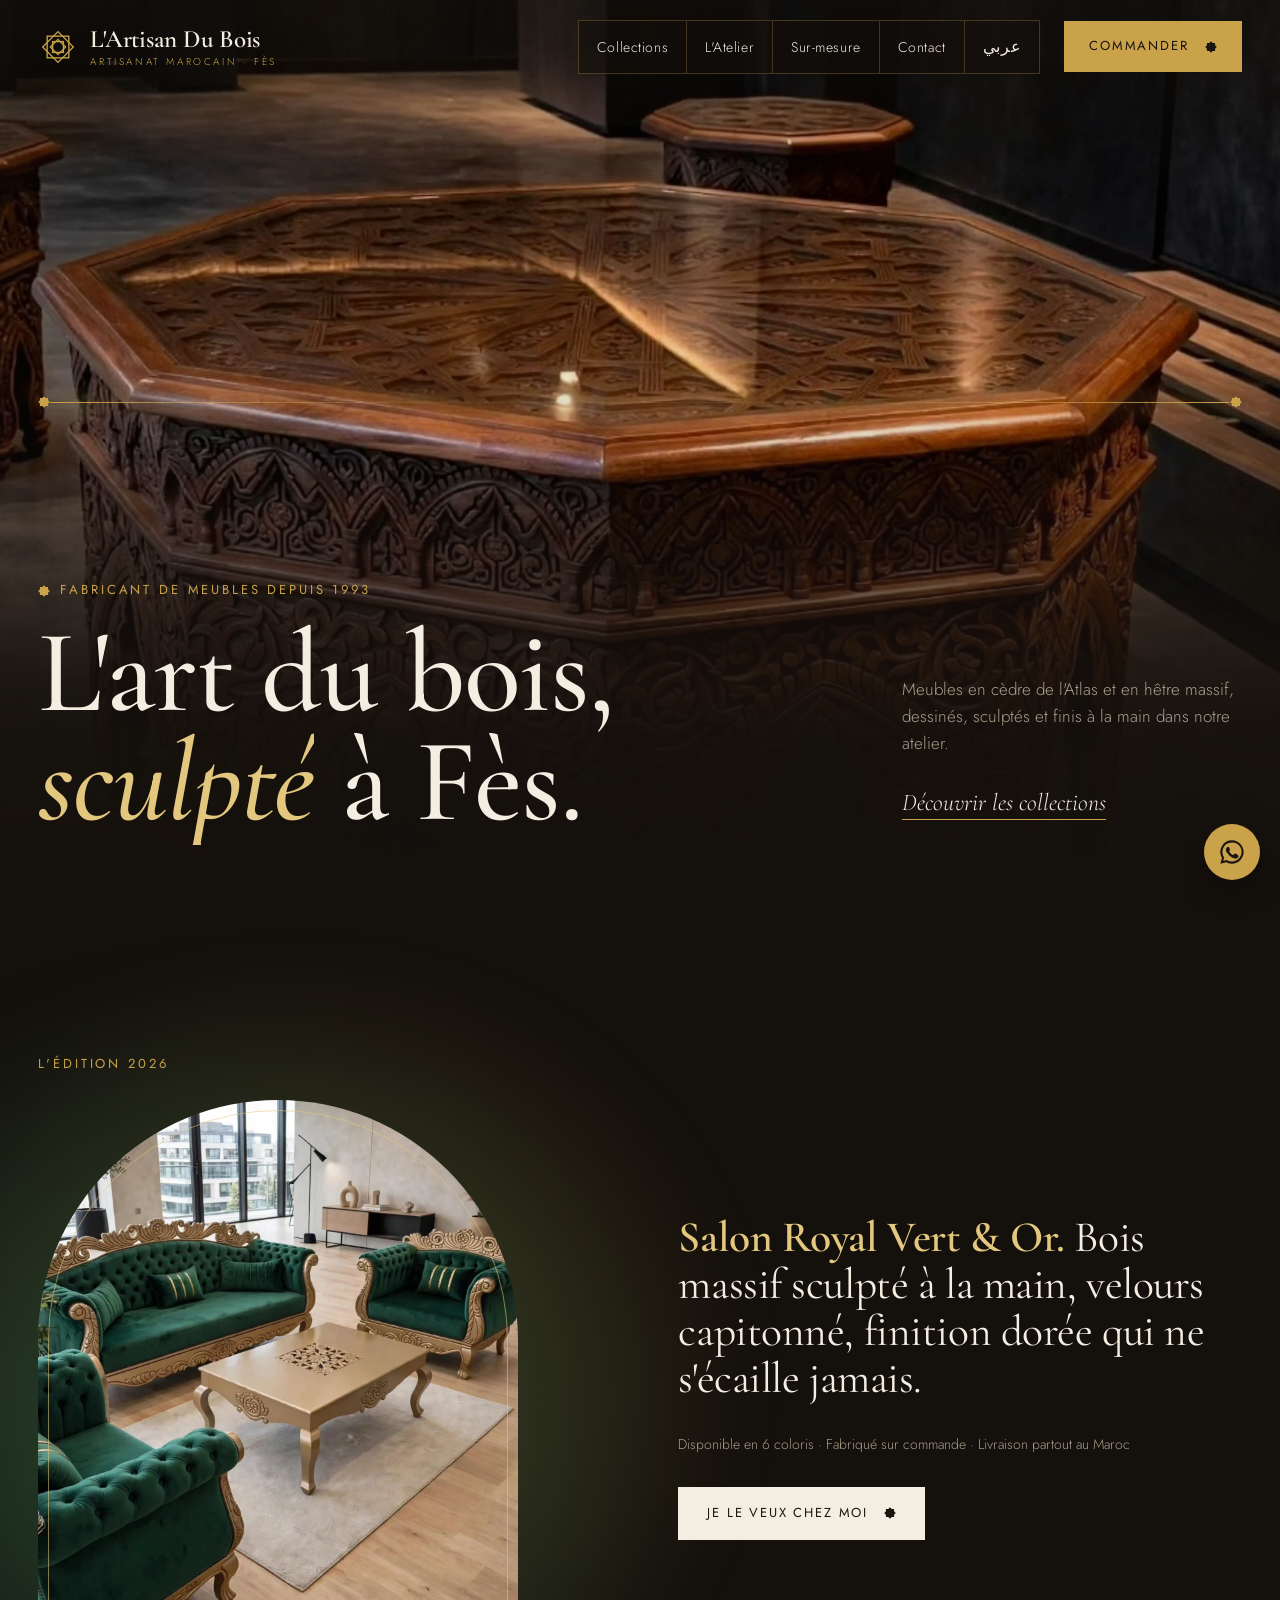
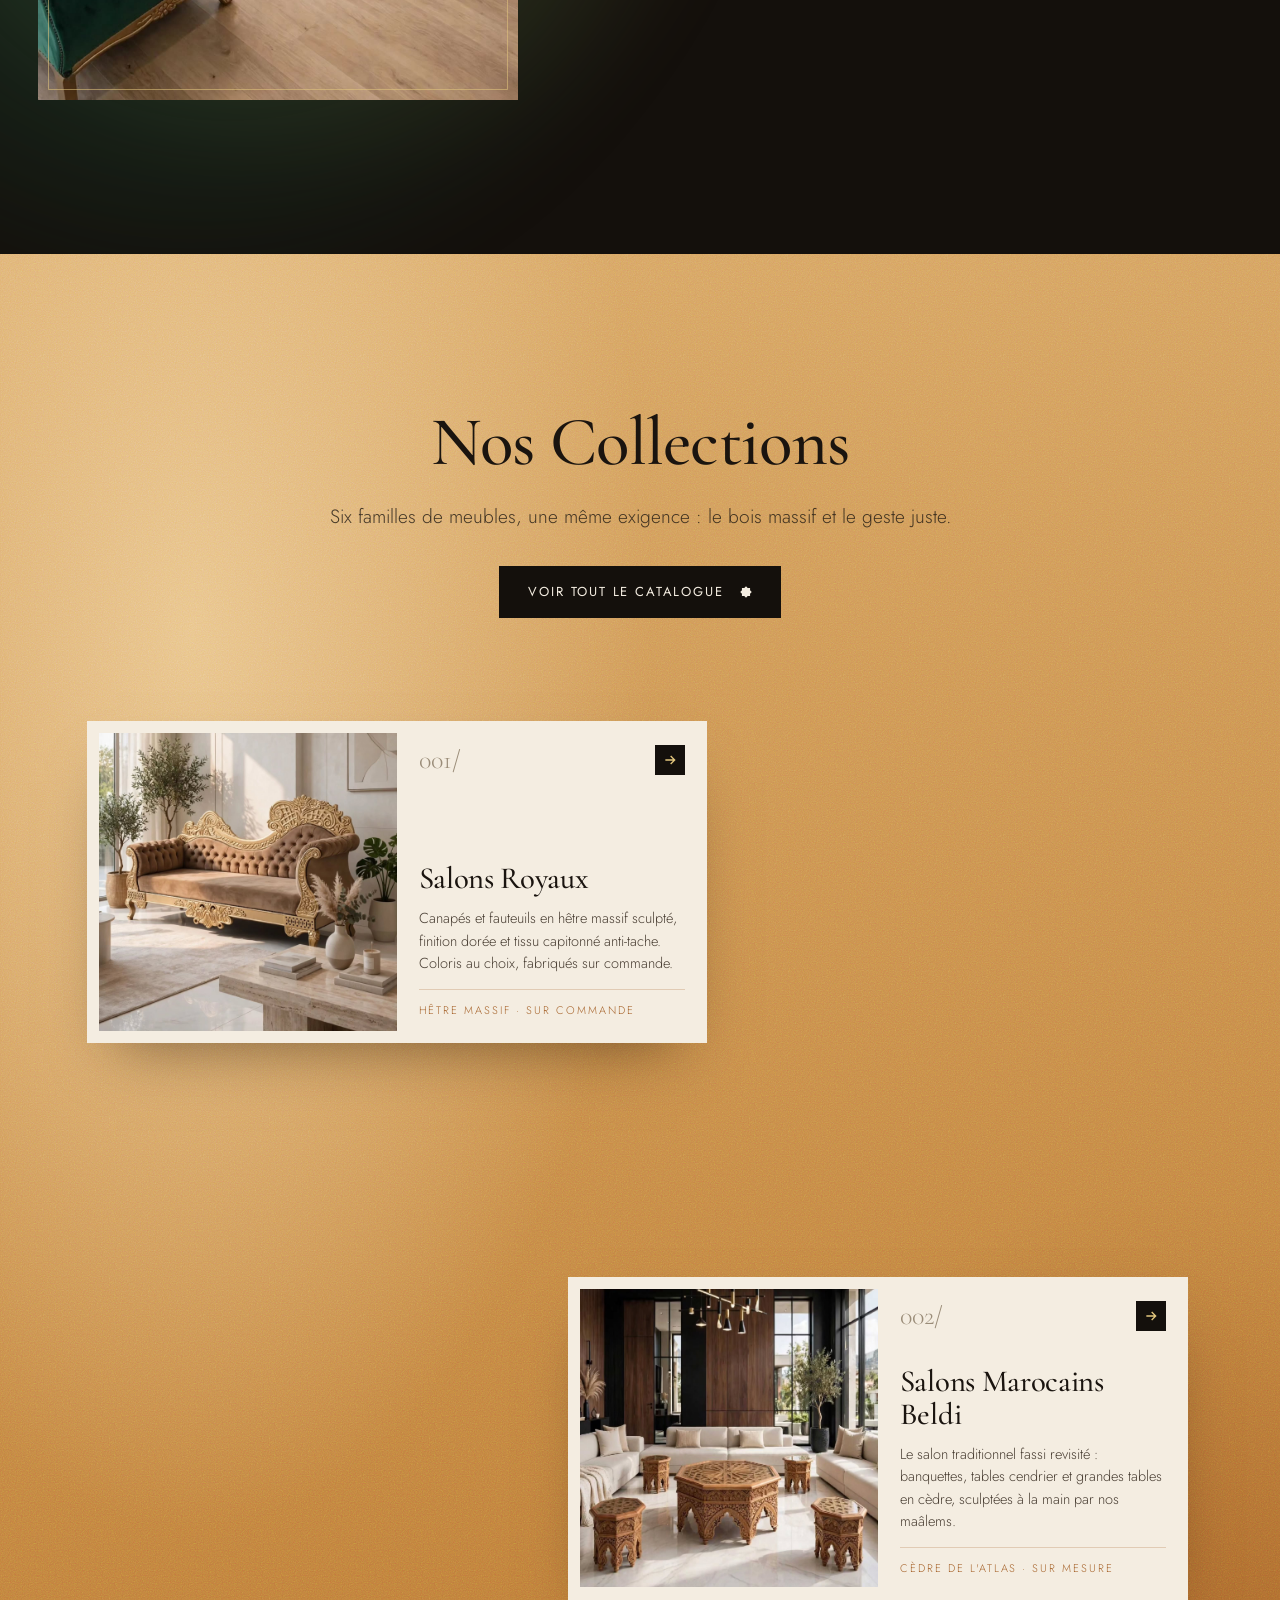
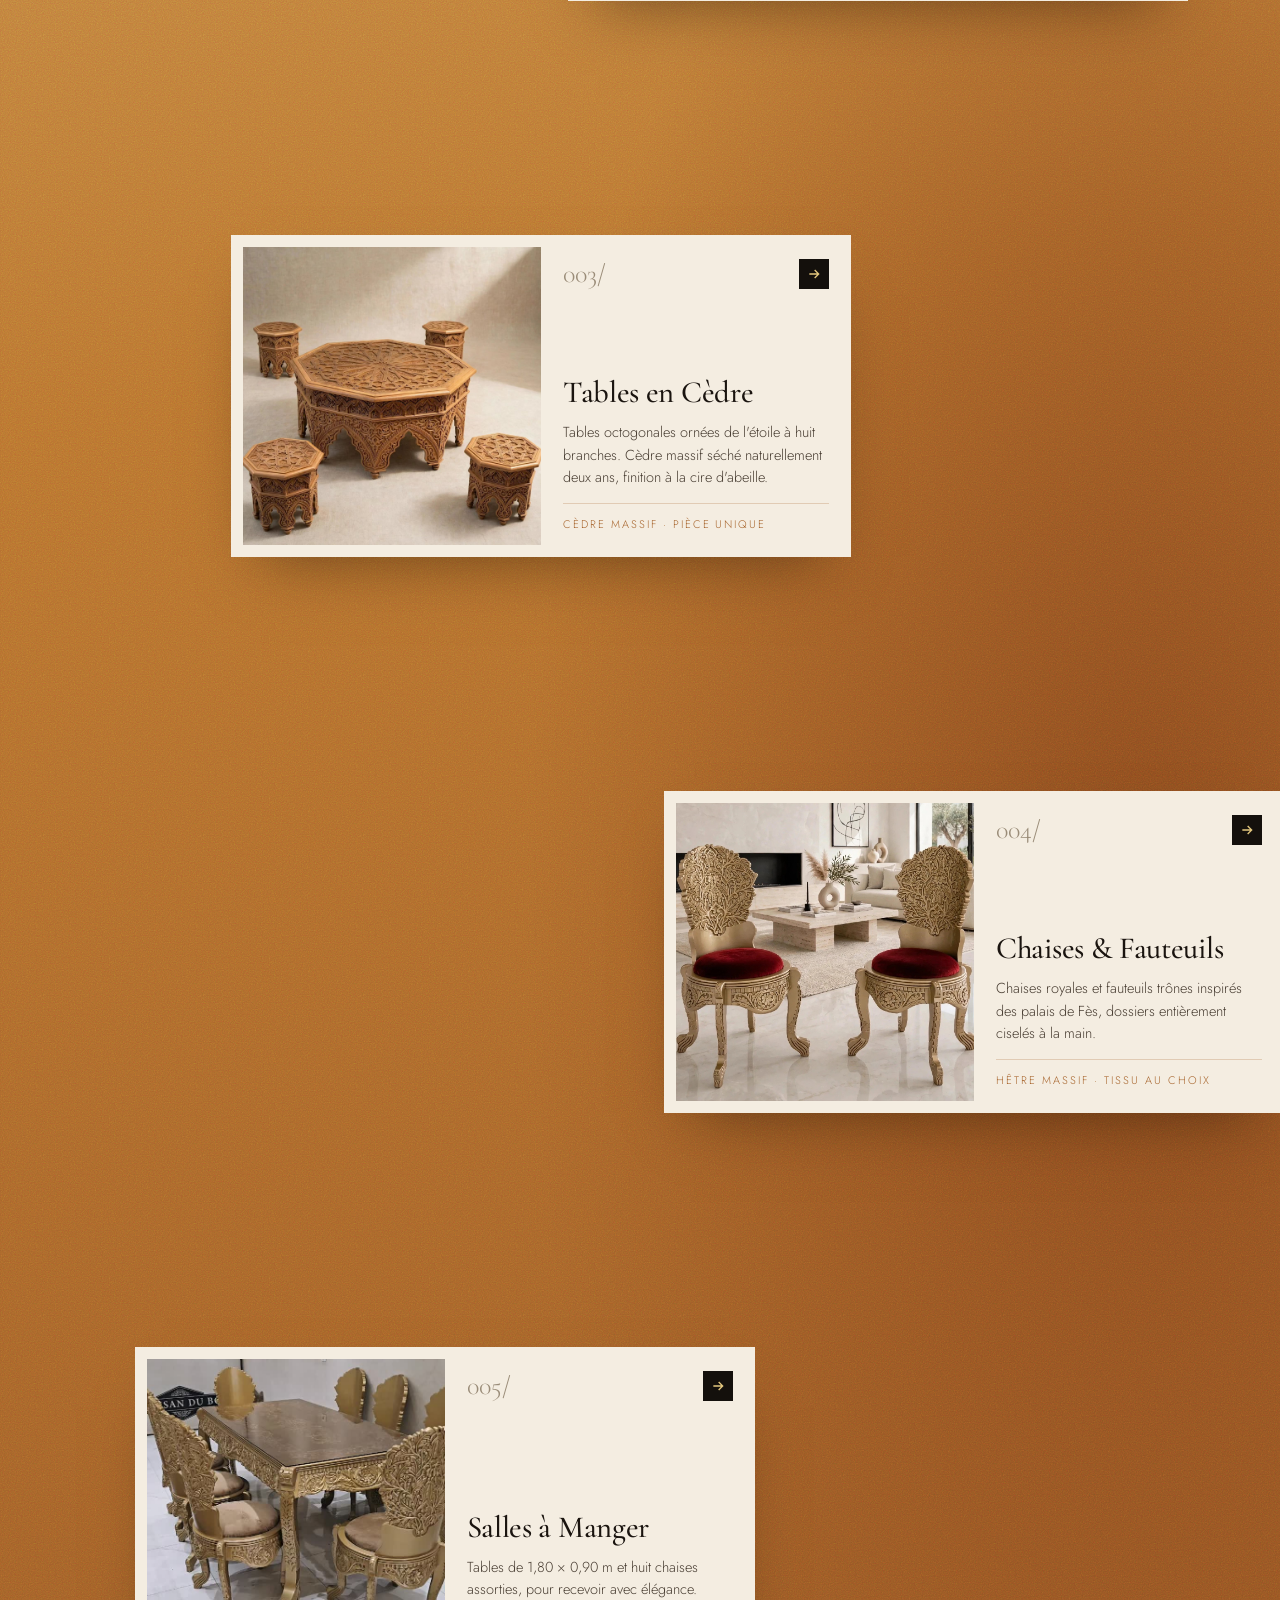
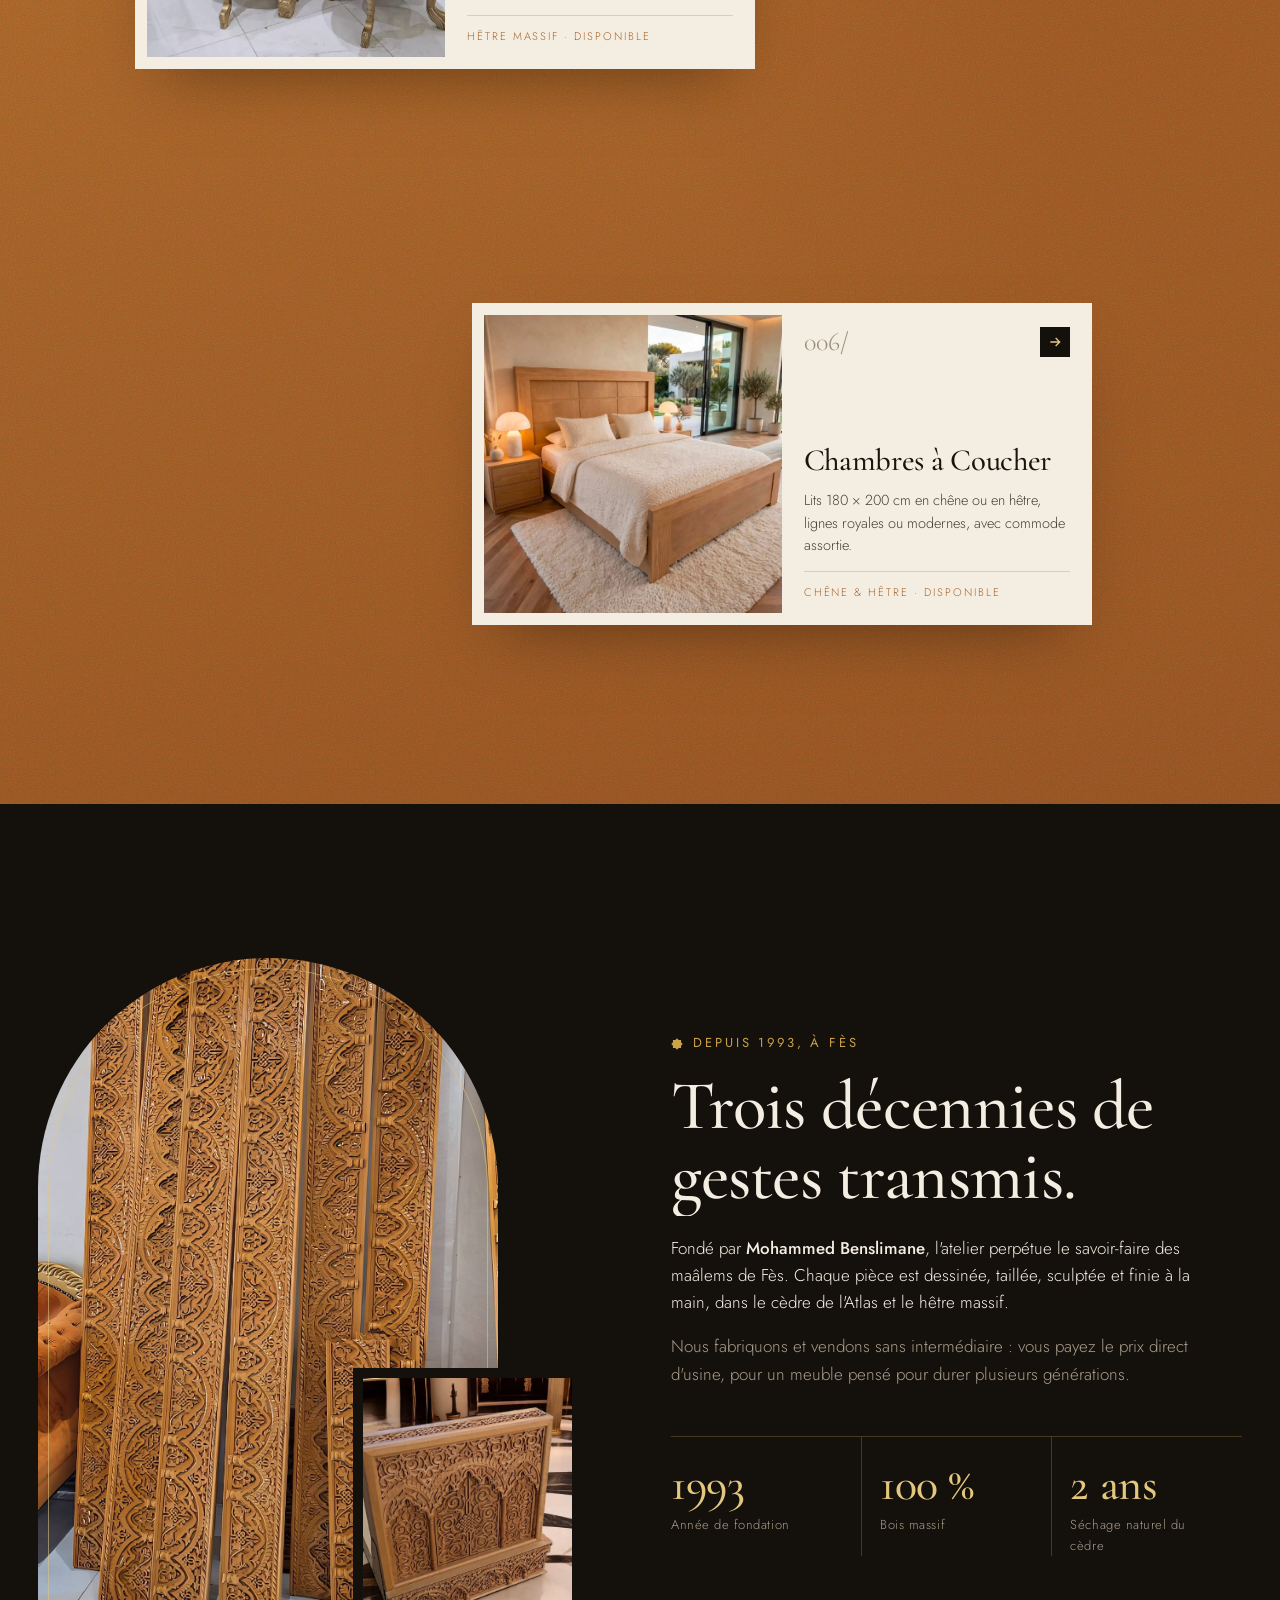
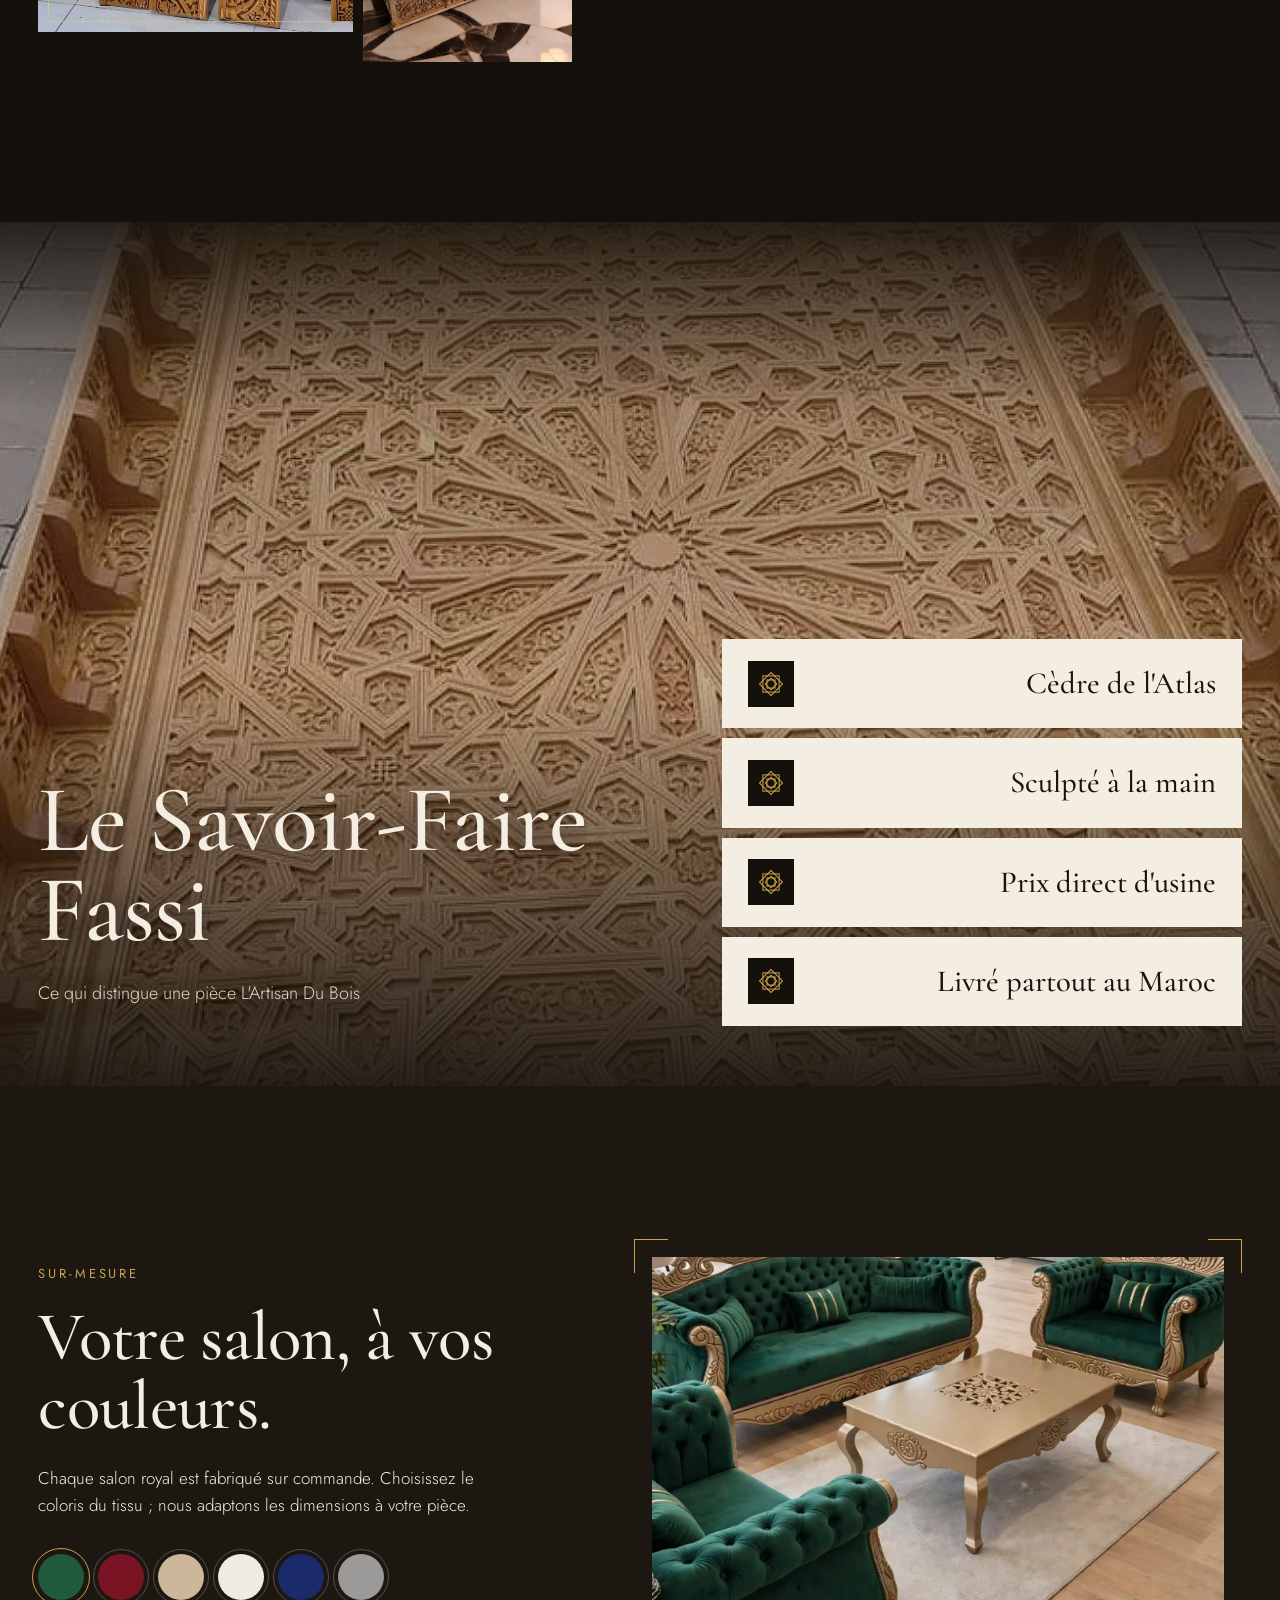
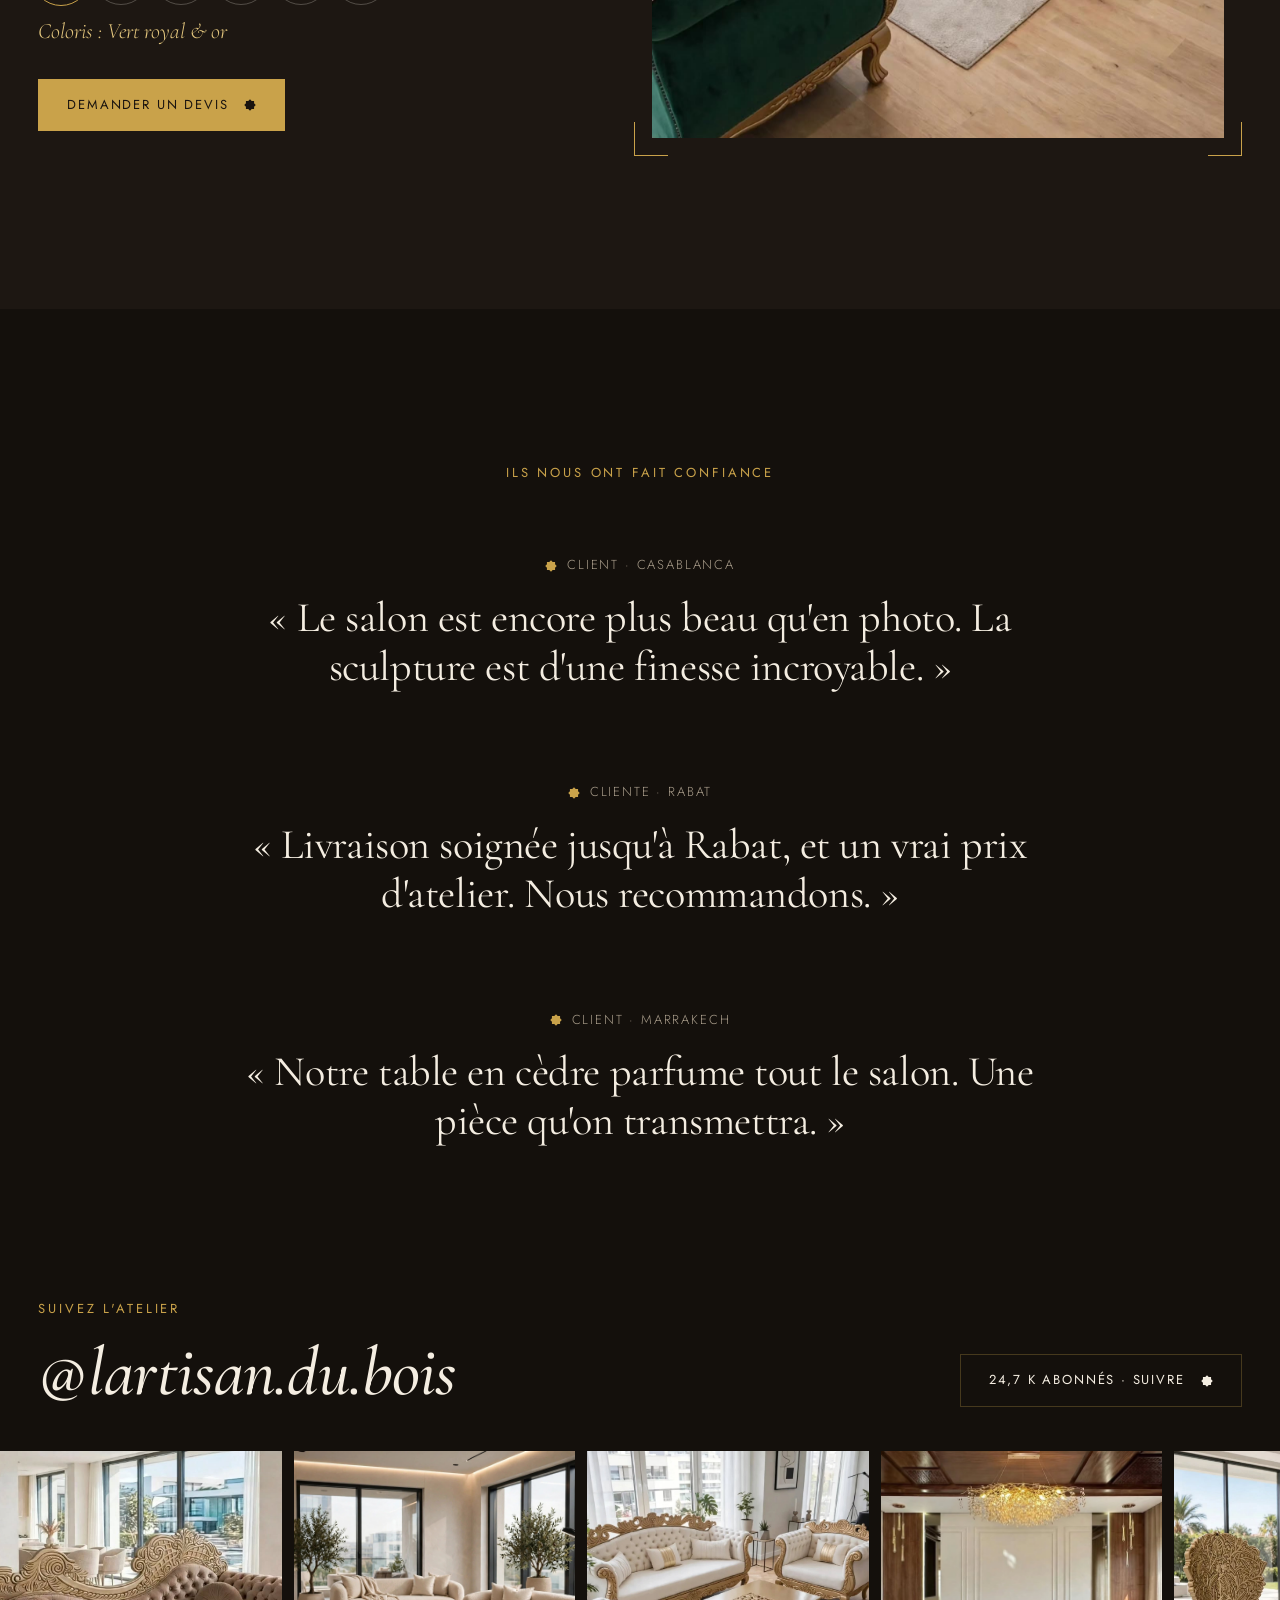
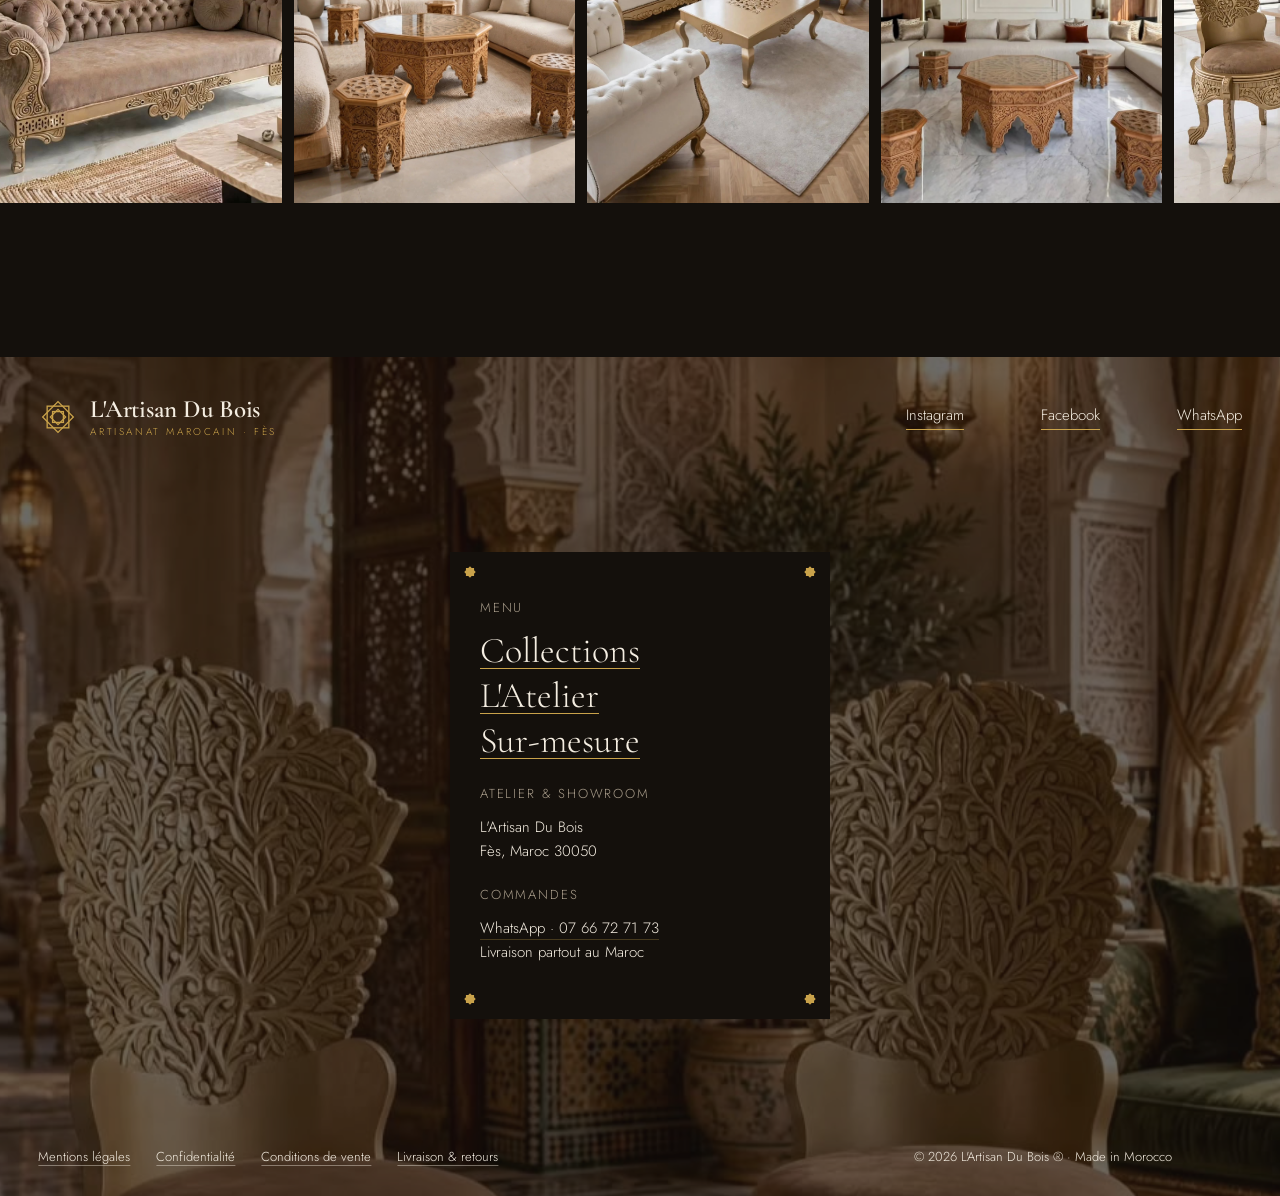
<file: index.html>
<!doctype html>
<html lang="fr">
<head>
  <meta charset="utf-8">
  <meta name="viewport" content="width=device-width, initial-scale=1">
  <title>L'Artisan Du Bois — Meubles sculptés à la main à Fès depuis 1993</title>
  <meta name="description" content="Fabricant de meubles en cèdre de l'Atlas et hêtre massif, sculptés à la main à Fès depuis 1993. Salons royaux, salons marocains, tables en cèdre. Prix direct d'usine, livraison partout au Maroc.">
  <link rel="alternate" hreflang="ar" href="ar.html">
  <link rel="preconnect" href="https://fonts.googleapis.com">
  <link rel="preconnect" href="https://fonts.gstatic.com" crossorigin>
  <link href="https://fonts.googleapis.com/css2?family=Cormorant+Garamond:ital,wght@0,400;0,500;0,600;1,400;1,500&family=Jost:wght@300;400;500&display=swap" rel="stylesheet">
  <link rel="stylesheet" href="styles.css">
</head>
<body>

  <!-- Reusable 8-point star (khatam) -->
  <svg width="0" height="0" style="position:absolute" aria-hidden="true">
    <symbol id="star" viewBox="0 0 24 24"><path d="M12 .5L15.37 3.87H20.13V8.63L23.5 12L20.13 15.37V20.13H15.37L12 23.5L8.63 20.13H3.87V15.37L.5 12L3.87 8.63V3.87H8.63Z"/></symbol>
    <symbol id="star-line" viewBox="0 0 48 48"><g fill="none" stroke="currentColor" stroke-width="1.6"><rect x="11" y="11" width="26" height="26"/><rect x="11" y="11" width="26" height="26" transform="rotate(45 24 24)"/><rect x="17.5" y="17.5" width="13" height="13"/><rect x="17.5" y="17.5" width="13" height="13" transform="rotate(45 24 24)"/></g></symbol>
    <symbol id="arrow" viewBox="0 0 24 24"><path d="M5 12h13M13 6l6 6-6 6" fill="none" stroke="currentColor" stroke-width="2"/></symbol>
    <symbol id="wa" viewBox="0 0 24 24"><path fill="currentColor" d="M12 2a10 10 0 0 0-8.6 15.1L2 22l5-1.3A10 10 0 1 0 12 2zm0 18.2a8.2 8.2 0 0 1-4.2-1.2l-.3-.2-3 .8.8-2.9-.2-.3A8.2 8.2 0 1 1 12 20.2zm4.5-6.1c-.2-.1-1.5-.7-1.7-.8-.2-.1-.4-.1-.6.1l-.8 1c-.1.2-.3.2-.5.1a6.7 6.7 0 0 1-3.3-2.9c-.3-.4.2-.4.7-1.3.1-.2 0-.3 0-.4l-.8-1.8c-.2-.5-.4-.4-.6-.4h-.5a1 1 0 0 0-.7.3 3 3 0 0 0-.9 2.2 5.2 5.2 0 0 0 1.1 2.7 11.8 11.8 0 0 0 4.5 4c1.7.7 2.3.8 3.2.6a2.7 2.7 0 0 0 1.8-1.2 2.2 2.2 0 0 0 .1-1.3c0-.1-.2-.2-.4-.3z"/></symbol>
  </svg>

  <!-- ============ HEADER ============ -->
  <header class="site-header" id="top">
    <a class="logo" href="#top" aria-label="L'Artisan Du Bois — accueil">
      <svg class="logo-mark"><use href="#star-line"/></svg>
      <span class="logo-text">
        <span class="logo-name">L'Artisan Du Bois</span>
        <span class="logo-sub">Artisanat marocain · Fès</span>
      </span>
    </a>

    <nav class="nav" aria-label="Navigation principale">
      <a href="#collections">Collections</a>
      <a href="#atelier">L'Atelier</a>
      <a href="#sur-mesure">Sur-mesure</a>
      <a href="#contact">Contact</a>
      <a href="ar.html" class="lang" lang="ar" hreflang="ar" title="النسخة العربية">عربي</a>
    </nav>

    <a class="btn btn-gold header-cta" href="https://wa.me/212766727173?text=Bonjour%20L'Artisan%20Du%20Bois%2C%20je%20souhaite%20des%20informations." target="_blank" rel="noopener">
      Commander <svg class="ico-star"><use href="#star"/></svg>
    </a>

    <button class="burger" aria-label="Ouvrir le menu" aria-expanded="false"><span></span><span></span></button>
  </header>

  <main>
    <!-- ============ HERO ============ -->
    <section class="hero">
      <div class="hero-media">
        <img src="assets/ig/ig-049.jpg" alt="Table octogonale en cèdre sculptée à la main, exposée dans le showroom" fetchpriority="high">
      </div>

      <div class="beam" aria-hidden="true">
        <svg class="beam-end"><use href="#star"/></svg>
        <span class="beam-line"></span>
        <svg class="beam-end"><use href="#star"/></svg>
      </div>

      <div class="hero-content wrap">
        <div class="hero-left">
          <p class="kicker reveal"><svg class="ico-star"><use href="#star"/></svg> Fabricant de meubles depuis 1993</p>
          <h1 class="display split">L'art du bois, <em>sculpté</em> à&nbsp;Fès.</h1>
        </div>
        <div class="hero-right reveal">
          <p class="muted">Meubles en cèdre de l'Atlas et en hêtre massif, dessinés, sculptés et finis à la main dans notre atelier.</p>
          <a class="link-underline" href="#collections">Découvrir les collections</a>
        </div>
      </div>
    </section>

    <!-- ============ HIGHLIGHT / EDITION 2026 ============ -->
    <section class="highlight">
      <div class="highlight-glow" aria-hidden="true"></div>
      <div class="wrap highlight-grid">
        <div class="highlight-left">
          <p class="label reveal">L'Édition 2026</p>
          <figure class="arch reveal">
            <img src="assets/ig/ig-072.jpg" alt="Salon Royal vert et or : canapés et fauteuils capitonnés, bois sculpté doré" loading="lazy">
          </figure>
        </div>
        <div class="highlight-right">
          <p class="statement reveal"><strong>Salon Royal Vert &amp; Or.</strong> Bois massif sculpté à la main, velours capitonné, finition dorée qui ne s'écaille jamais.</p>
          <p class="muted small reveal">Disponible en 6 coloris · Fabriqué sur commande · Livraison partout au Maroc</p>
          <a class="btn btn-cream reveal" href="https://wa.me/212766727173?text=Bonjour%2C%20je%20suis%20int%C3%A9ress%C3%A9(e)%20par%20le%20Salon%20Royal%20%C3%89dition%202026." target="_blank" rel="noopener">
            Je le veux chez moi <svg class="ico-star"><use href="#star"/></svg>
          </a>
        </div>
      </div>
    </section>

    <!-- ============ COLLECTIONS (stacking cards) ============ -->
    <section class="collections" id="collections">
      <div class="grain" aria-hidden="true"></div>
      <header class="collections-head wrap">
        <h2 class="h2 split">Nos Collections</h2>
        <p class="lead reveal">Six familles de meubles, une même exigence : le bois massif et le geste juste.</p>
        <a class="btn btn-dark reveal" href="#contact">Voir tout le catalogue <svg class="ico-star"><use href="#star"/></svg></a>
      </header>

      <div class="stack">
        <article class="card" style="--i:0">
          <div class="card-img"><img src="assets/ig/ig-011.jpg" alt="Canapé royal capitonné beige, bois sculpté doré" loading="lazy"></div>
          <div class="card-body">
            <div class="card-top"><span class="num">001/</span><a class="arrow-box" href="#" aria-label="Voir les salons royaux"><svg><use href="#arrow"/></svg></a></div>
            <h3>Salons Royaux</h3>
            <p>Canapés et fauteuils en hêtre massif sculpté, finition dorée et tissu capitonné anti-tache. Coloris au choix, fabriqués sur commande.</p>
            <p class="meta">Hêtre massif · Sur commande</p>
          </div>
        </article>

        <article class="card" style="--i:1">
          <div class="card-img"><img src="assets/ig/ig-026.jpg" alt="Salon marocain traditionnel avec table octogonale en cèdre" loading="lazy"></div>
          <div class="card-body">
            <div class="card-top"><span class="num">002/</span><a class="arrow-box" href="#" aria-label="Voir les salons marocains"><svg><use href="#arrow"/></svg></a></div>
            <h3>Salons Marocains Beldi</h3>
            <p>Le salon traditionnel fassi revisité : banquettes, tables cendrier et grandes tables en cèdre, sculptées à la main par nos maâlems.</p>
            <p class="meta">Cèdre de l'Atlas · Sur mesure</p>
          </div>
        </article>

        <article class="card" style="--i:2">
          <div class="card-img"><img src="assets/ig/ig-005.jpg" alt="Table octogonale en cèdre et ses tabourets sculptés" loading="lazy"></div>
          <div class="card-body">
            <div class="card-top"><span class="num">003/</span><a class="arrow-box" href="#" aria-label="Voir les tables en cèdre"><svg><use href="#arrow"/></svg></a></div>
            <h3>Tables en Cèdre</h3>
            <p>Tables octogonales ornées de l'étoile à huit branches. Cèdre massif séché naturellement deux ans, finition à la cire d'abeille.</p>
            <p class="meta">Cèdre massif · Pièce unique</p>
          </div>
        </article>

        <article class="card" style="--i:3">
          <div class="card-img"><img src="assets/ig/ig-063.jpg" alt="Paire de chaises royales sculptées, assise en velours grenat" loading="lazy"></div>
          <div class="card-body">
            <div class="card-top"><span class="num">004/</span><a class="arrow-box" href="#" aria-label="Voir les chaises et fauteuils"><svg><use href="#arrow"/></svg></a></div>
            <h3>Chaises &amp; Fauteuils</h3>
            <p>Chaises royales et fauteuils trônes inspirés des palais de Fès, dossiers entièrement ciselés à la main.</p>
            <p class="meta">Hêtre massif · Tissu au choix</p>
          </div>
        </article>

        <article class="card" style="--i:4">
          <div class="card-img"><img src="assets/ig/ig-107.jpg" alt="Table à manger royale dorée avec chaises sculptées" loading="lazy"></div>
          <div class="card-body">
            <div class="card-top"><span class="num">005/</span><a class="arrow-box" href="#" aria-label="Voir les salles à manger"><svg><use href="#arrow"/></svg></a></div>
            <h3>Salles à Manger</h3>
            <p>Tables de 1,80 × 0,90 m et huit chaises assorties, pour recevoir avec élégance.</p>
            <p class="meta">Hêtre massif · Disponible</p>
          </div>
        </article>

        <article class="card" style="--i:5">
          <div class="card-img"><img src="assets/ig/ig-058.jpg" alt="Chambre à coucher moderne en chêne" loading="lazy"></div>
          <div class="card-body">
            <div class="card-top"><span class="num">006/</span><a class="arrow-box" href="#" aria-label="Voir les chambres à coucher"><svg><use href="#arrow"/></svg></a></div>
            <h3>Chambres à Coucher</h3>
            <p>Lits 180 × 200 cm en chêne ou en hêtre, lignes royales ou modernes, avec commode assortie.</p>
            <p class="meta">Chêne &amp; hêtre · Disponible</p>
          </div>
        </article>
      </div>
    </section>

    <!-- ============ ATELIER ============ -->
    <section class="atelier" id="atelier">
      <div class="wrap atelier-grid">
        <div class="atelier-media">
          <figure class="arch arch-tall reveal"><img src="assets/ig/ig-010.jpg" alt="Panneaux de cèdre sculptés à la main dans l'atelier" loading="lazy"></figure>
          <figure class="atelier-small reveal"><img src="assets/ig/ig-115.jpg" alt="Détail d'un panneau sculpté en cèdre" loading="lazy"></figure>
        </div>
        <div class="atelier-text">
          <p class="label reveal"><svg class="ico-star"><use href="#star"/></svg> Depuis 1993, à Fès</p>
          <h2 class="h2 split">Trois décennies de gestes transmis.</h2>
          <p class="reveal">Fondé par <strong>Mohammed Benslimane</strong>, l'atelier perpétue le savoir-faire des maâlems de Fès. Chaque pièce est dessinée, taillée, sculptée et finie à la main, dans le cèdre de l'Atlas et le hêtre massif.</p>
          <p class="reveal muted">Nous fabriquons et vendons sans intermédiaire : vous payez le prix direct d'usine, pour un meuble pensé pour durer plusieurs générations.</p>
          <dl class="stats">
            <div class="reveal"><dt>1993</dt><dd>Année de fondation</dd></div>
            <div class="reveal"><dt>100&nbsp;%</dt><dd>Bois massif</dd></div>
            <div class="reveal"><dt>2&nbsp;ans</dt><dd>Séchage naturel du cèdre</dd></div>
          </dl>
        </div>
      </div>
    </section>

    <!-- ============ SAVOIR-FAIRE ============ -->
    <section class="savoir">
      <div class="savoir-media"><img src="assets/ig/ig-111.jpg" alt="Plafond en cèdre sculpté d'une rosace géométrique" loading="lazy"></div>
      <div class="savoir-content wrap">
        <div class="savoir-title">
          <h2 class="display-2 split">Le Savoir-Faire Fassi</h2>
          <p class="muted reveal">Ce qui distingue une pièce L'Artisan Du Bois</p>
        </div>
        <ul class="bars">
          <li><svg class="bar-ico"><use href="#star-line"/></svg><span>Cèdre de l'Atlas</span></li>
          <li><svg class="bar-ico"><use href="#star-line"/></svg><span>Sculpté à la main</span></li>
          <li><svg class="bar-ico"><use href="#star-line"/></svg><span>Prix direct d'usine</span></li>
          <li><svg class="bar-ico"><use href="#star-line"/></svg><span>Livré partout au Maroc</span></li>
        </ul>
      </div>
    </section>

    <!-- ============ SUR-MESURE (colour picker) ============ -->
    <section class="custom" id="sur-mesure">
      <div class="wrap custom-grid">
        <div class="custom-text">
          <p class="label reveal">Sur-mesure</p>
          <h2 class="h2 split">Votre salon, à vos couleurs.</h2>
          <p class="reveal">Chaque salon royal est fabriqué sur commande. Choisissez le coloris du tissu ; nous adaptons les dimensions à votre pièce.</p>
          <div class="swatches reveal" role="radiogroup" aria-label="Coloris du tissu">
            <button role="radio" aria-checked="true"  data-img="assets/ig/ig-072.jpg" data-name="Vert royal &amp; or" style="--c:#1F5A3F"></button>
            <button role="radio" aria-checked="false" data-img="assets/ig/ig-070.jpg" data-name="Grenat &amp; or"     style="--c:#7A1424"></button>
            <button role="radio" aria-checked="false" data-img="assets/ig/ig-069.jpg" data-name="Beige &amp; or"      style="--c:#CDB79A"></button>
            <button role="radio" aria-checked="false" data-img="assets/ig/ig-074.jpg" data-name="Blanc &amp; or"      style="--c:#EFEBE4"></button>
            <button role="radio" aria-checked="false" data-img="assets/ig/ig-004.jpg" data-name="Bleu roi &amp; or"   style="--c:#1B2A6B"></button>
            <button role="radio" aria-checked="false" data-img="assets/ig/ig-007.jpg" data-name="Gris perle &amp; or" style="--c:#9C9A98"></button>
          </div>
          <p class="swatch-name reveal">Coloris : <span id="swatch-name">Vert royal &amp; or</span></p>
          <a class="btn btn-gold reveal" href="https://wa.me/212766727173?text=Bonjour%2C%20je%20souhaite%20un%20devis%20pour%20un%20salon%20sur-mesure." target="_blank" rel="noopener">Demander un devis <svg class="ico-star"><use href="#star"/></svg></a>
        </div>
        <figure class="custom-frame reveal">
          <img id="swatch-img" src="assets/ig/ig-072.jpg" alt="Aperçu du salon royal dans le coloris choisi" loading="lazy">
          <span class="corner tl"></span><span class="corner tr"></span><span class="corner bl"></span><span class="corner br"></span>
        </figure>
      </div>
    </section>

    <!-- ============ TESTIMONIALS ============ -->
    <!-- Placeholder quotes: replace with real client reviews before going live -->
    <section class="praise">
      <h2 class="label center reveal">Ils nous ont fait confiance</h2>
      <div class="quotes">
        <blockquote class="reveal"><cite><svg class="ico-star"><use href="#star"/></svg> Client · Casablanca</cite><p>« Le salon est encore plus beau qu'en photo. La sculpture est d'une finesse incroyable. »</p></blockquote>
        <blockquote class="reveal"><cite><svg class="ico-star"><use href="#star"/></svg> Cliente · Rabat</cite><p>« Livraison soignée jusqu'à Rabat, et un vrai prix d'atelier. Nous recommandons. »</p></blockquote>
        <blockquote class="reveal"><cite><svg class="ico-star"><use href="#star"/></svg> Client · Marrakech</cite><p>« Notre table en cèdre parfume tout le salon. Une pièce qu'on transmettra. »</p></blockquote>
      </div>
    </section>

    <!-- ============ INSTAGRAM STRIP ============ -->
    <section class="insta">
      <div class="wrap insta-head">
        <div>
          <p class="label reveal">Suivez l'atelier</p>
          <h2 class="h2 split">@lartisan.du.bois</h2>
        </div>
        <a class="btn btn-outline reveal" href="https://www.instagram.com/lartisan.du.bois/" target="_blank" rel="noopener">24,7 K abonnés · Suivre <svg class="ico-star"><use href="#star"/></svg></a>
      </div>
      <div class="marquee" aria-hidden="true">
        <div class="marquee-track">
          <img src="assets/ig/ig-003.jpg" alt="" loading="lazy"><img src="assets/ig/ig-066.jpg" alt="" loading="lazy"><img src="assets/ig/ig-074.jpg" alt="" loading="lazy"><img src="assets/ig/ig-029.jpg" alt="" loading="lazy"><img src="assets/ig/ig-076.jpg" alt="" loading="lazy"><img src="assets/ig/ig-006.jpg" alt="" loading="lazy"><img src="assets/ig/ig-098.jpg" alt="" loading="lazy"><img src="assets/ig/ig-078.jpg" alt="" loading="lazy">
          <img src="assets/ig/ig-003.jpg" alt="" loading="lazy"><img src="assets/ig/ig-066.jpg" alt="" loading="lazy"><img src="assets/ig/ig-074.jpg" alt="" loading="lazy"><img src="assets/ig/ig-029.jpg" alt="" loading="lazy"><img src="assets/ig/ig-076.jpg" alt="" loading="lazy"><img src="assets/ig/ig-006.jpg" alt="" loading="lazy"><img src="assets/ig/ig-098.jpg" alt="" loading="lazy"><img src="assets/ig/ig-078.jpg" alt="" loading="lazy">
        </div>
      </div>
    </section>
  </main>

  <!-- ============ FOOTER ============ -->
  <footer class="footer" id="contact">
    <div class="footer-media"><img src="assets/ig/ig-079.jpg" alt="" loading="lazy"></div>
    <div class="footer-top wrap">
      <a class="logo" href="#top"><svg class="logo-mark"><use href="#star-line"/></svg><span class="logo-text"><span class="logo-name">L'Artisan Du Bois</span><span class="logo-sub">Artisanat marocain · Fès</span></span></a>
      <div class="socials">
        <a href="https://www.instagram.com/lartisan.du.bois/" target="_blank" rel="noopener">Instagram</a>
        <a href="https://www.facebook.com/lartisanbois" target="_blank" rel="noopener">Facebook</a>
        <a href="https://wa.me/212766727173" target="_blank" rel="noopener">WhatsApp</a>
      </div>
    </div>

    <div class="footer-box">
      <svg class="fc tl"><use href="#star"/></svg><svg class="fc tr"><use href="#star"/></svg><svg class="fc bl"><use href="#star"/></svg><svg class="fc br"><use href="#star"/></svg>
      <p class="fb-label">Menu</p>
      <nav class="fb-menu">
        <a href="#collections">Collections</a>
        <a href="#atelier">L'Atelier</a>
        <a href="#sur-mesure">Sur-mesure</a>
      </nav>
      <p class="fb-label">Atelier &amp; showroom</p>
      <p>L'Artisan Du Bois<br>Fès, Maroc 30050</p>
      <p class="fb-label">Commandes</p>
      <p><a href="https://wa.me/212766727173" target="_blank" rel="noopener">WhatsApp · 07 66 72 71 73</a><br>Livraison partout au Maroc</p>
    </div>

    <div class="footer-bottom wrap">
      <nav><a href="#">Mentions légales</a><a href="#">Confidentialité</a><a href="#">Conditions de vente</a><a href="#">Livraison &amp; retours</a></nav>
      <p>© 2026 L'Artisan Du Bois ® · Made in Morocco</p>
    </div>
  </footer>

  <a class="wa-float" href="https://wa.me/212766727173?text=Bonjour%20L'Artisan%20Du%20Bois" target="_blank" rel="noopener" aria-label="Écrire sur WhatsApp"><svg><use href="#wa"/></svg></a>

  <script src="main.js"></script>
</body>
</html>
</file>
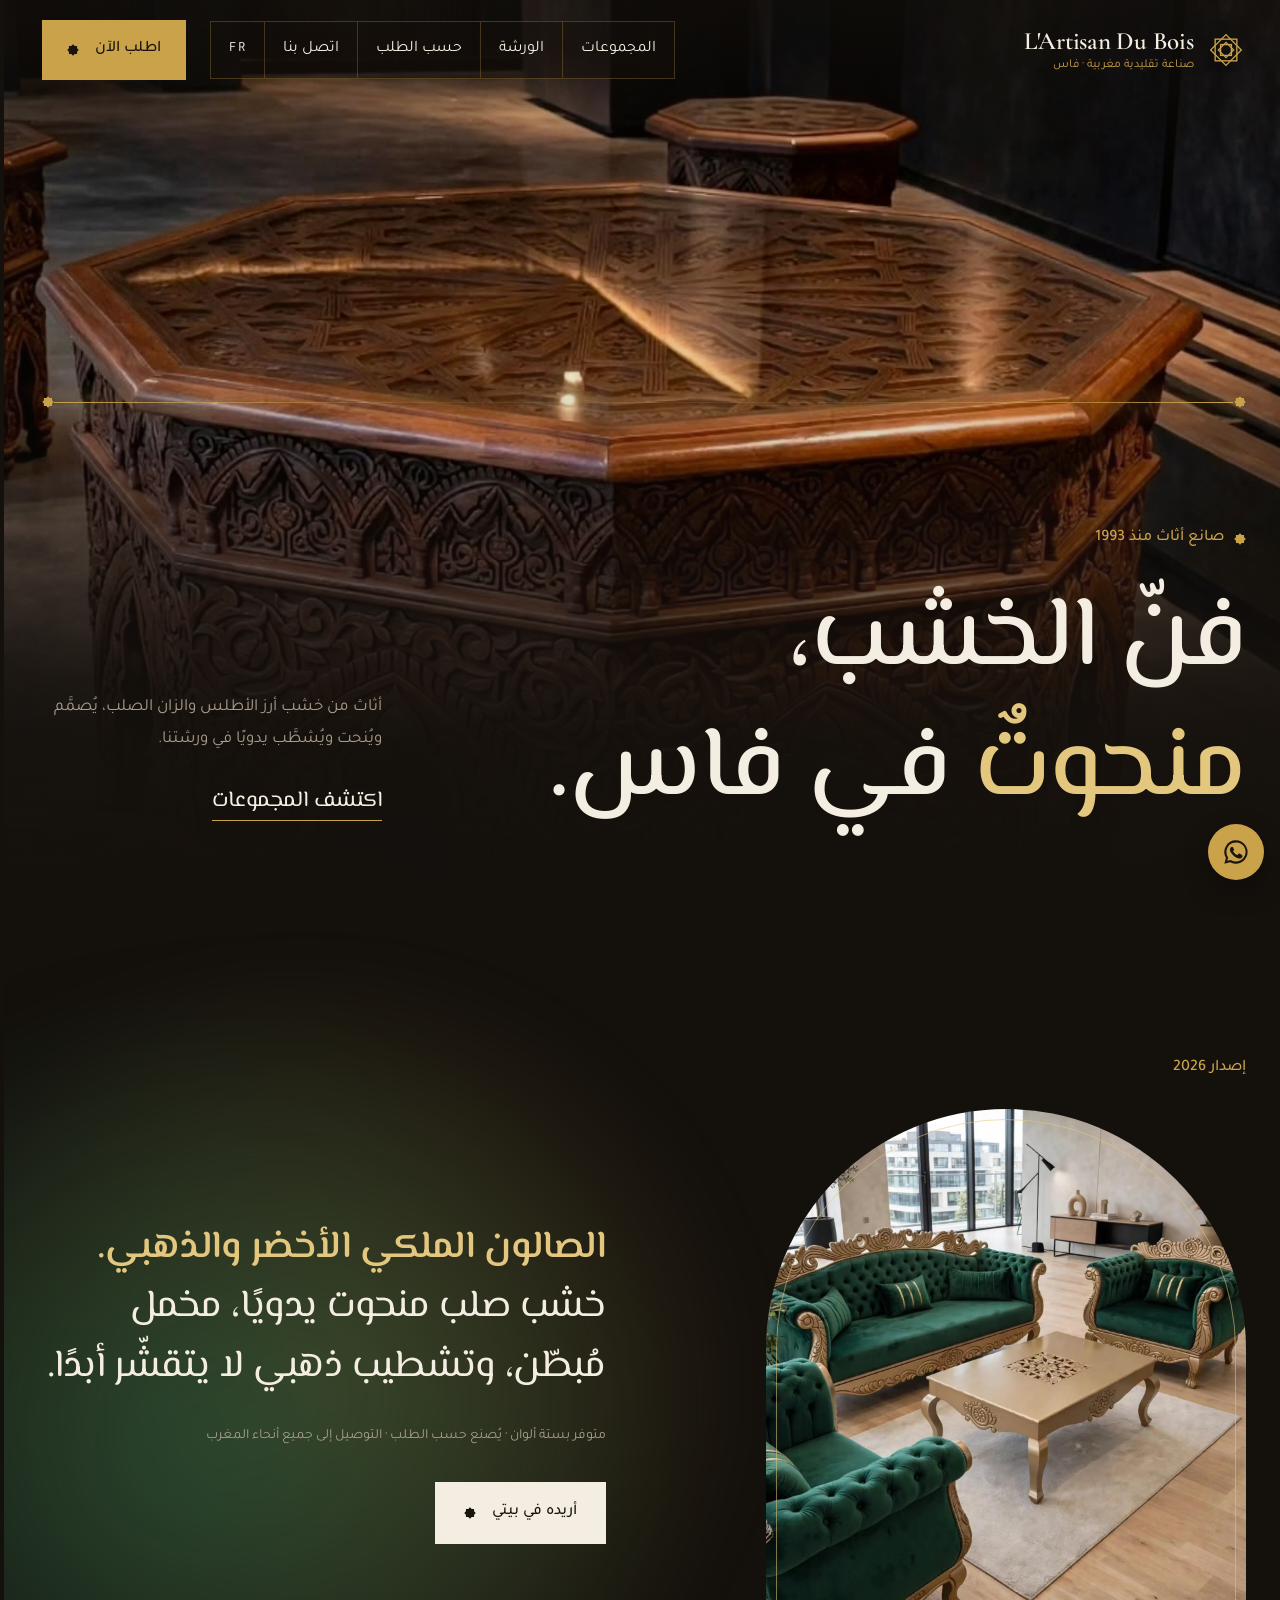
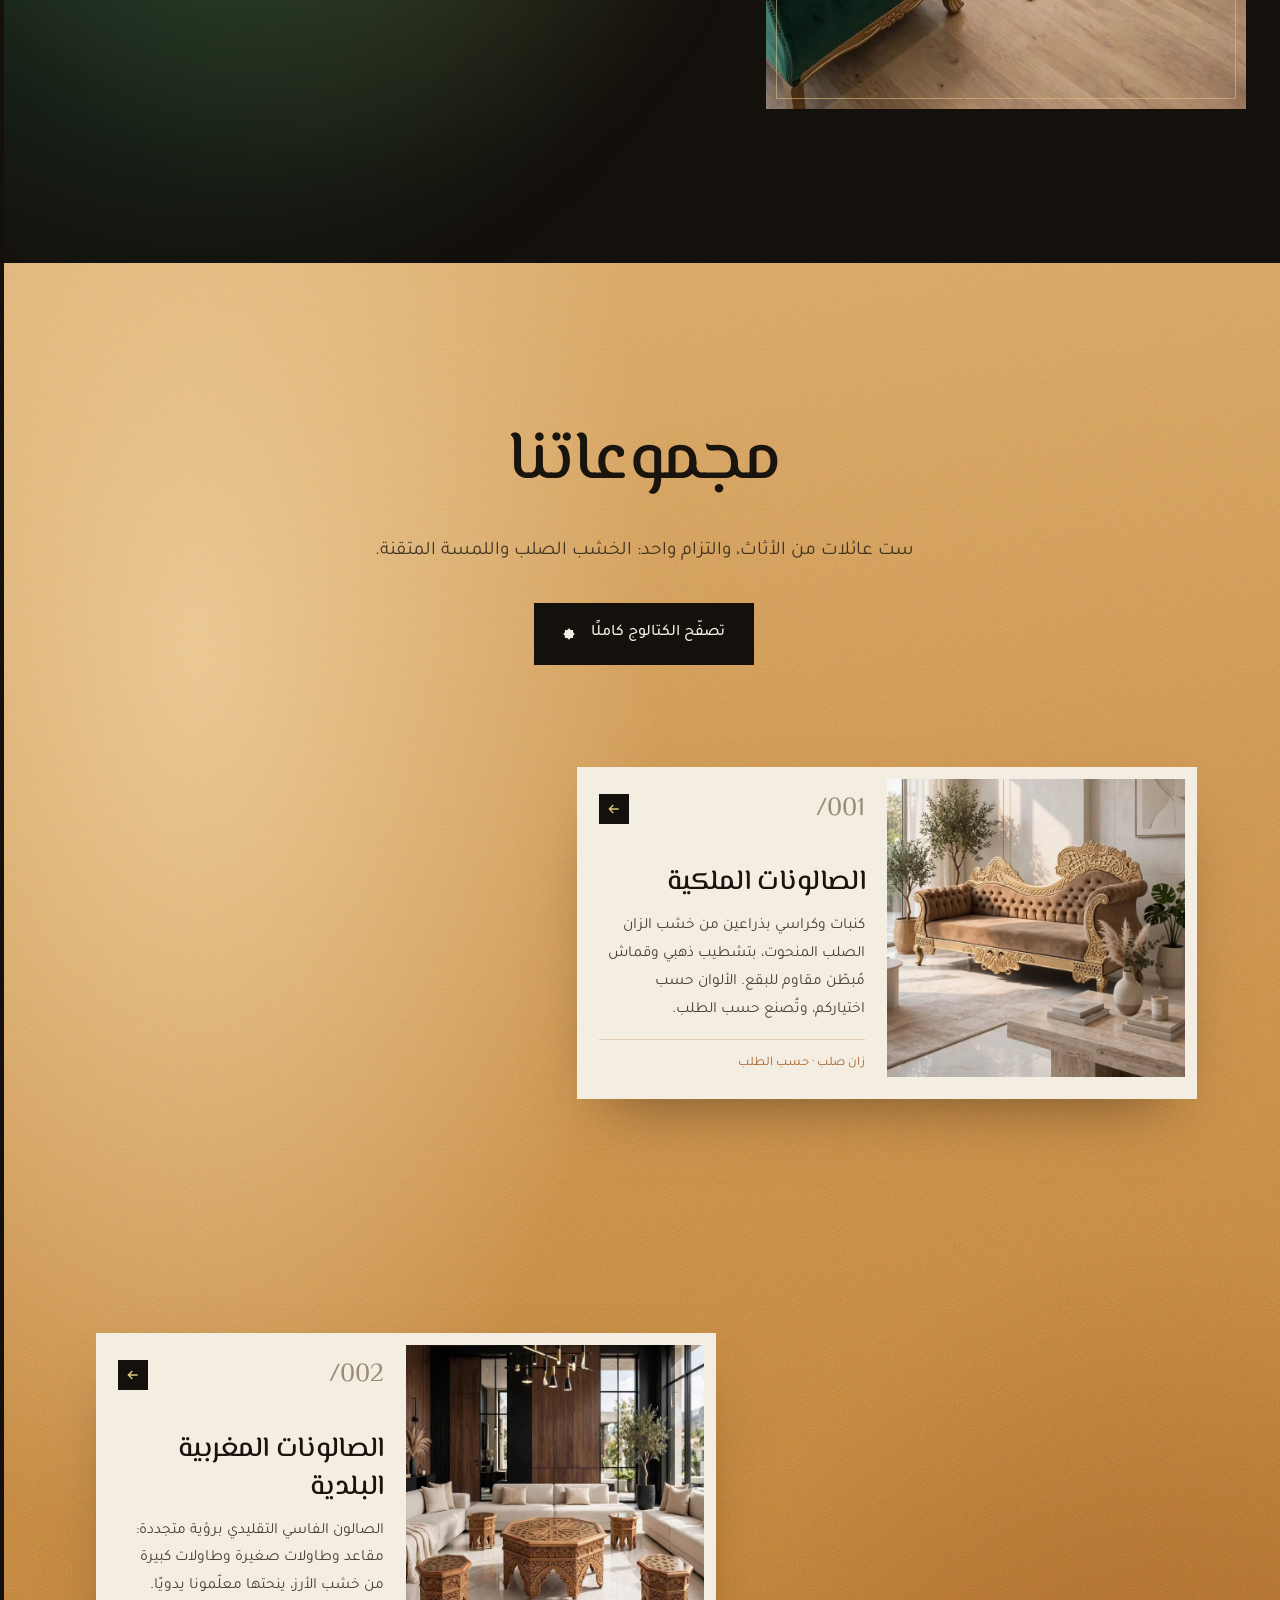
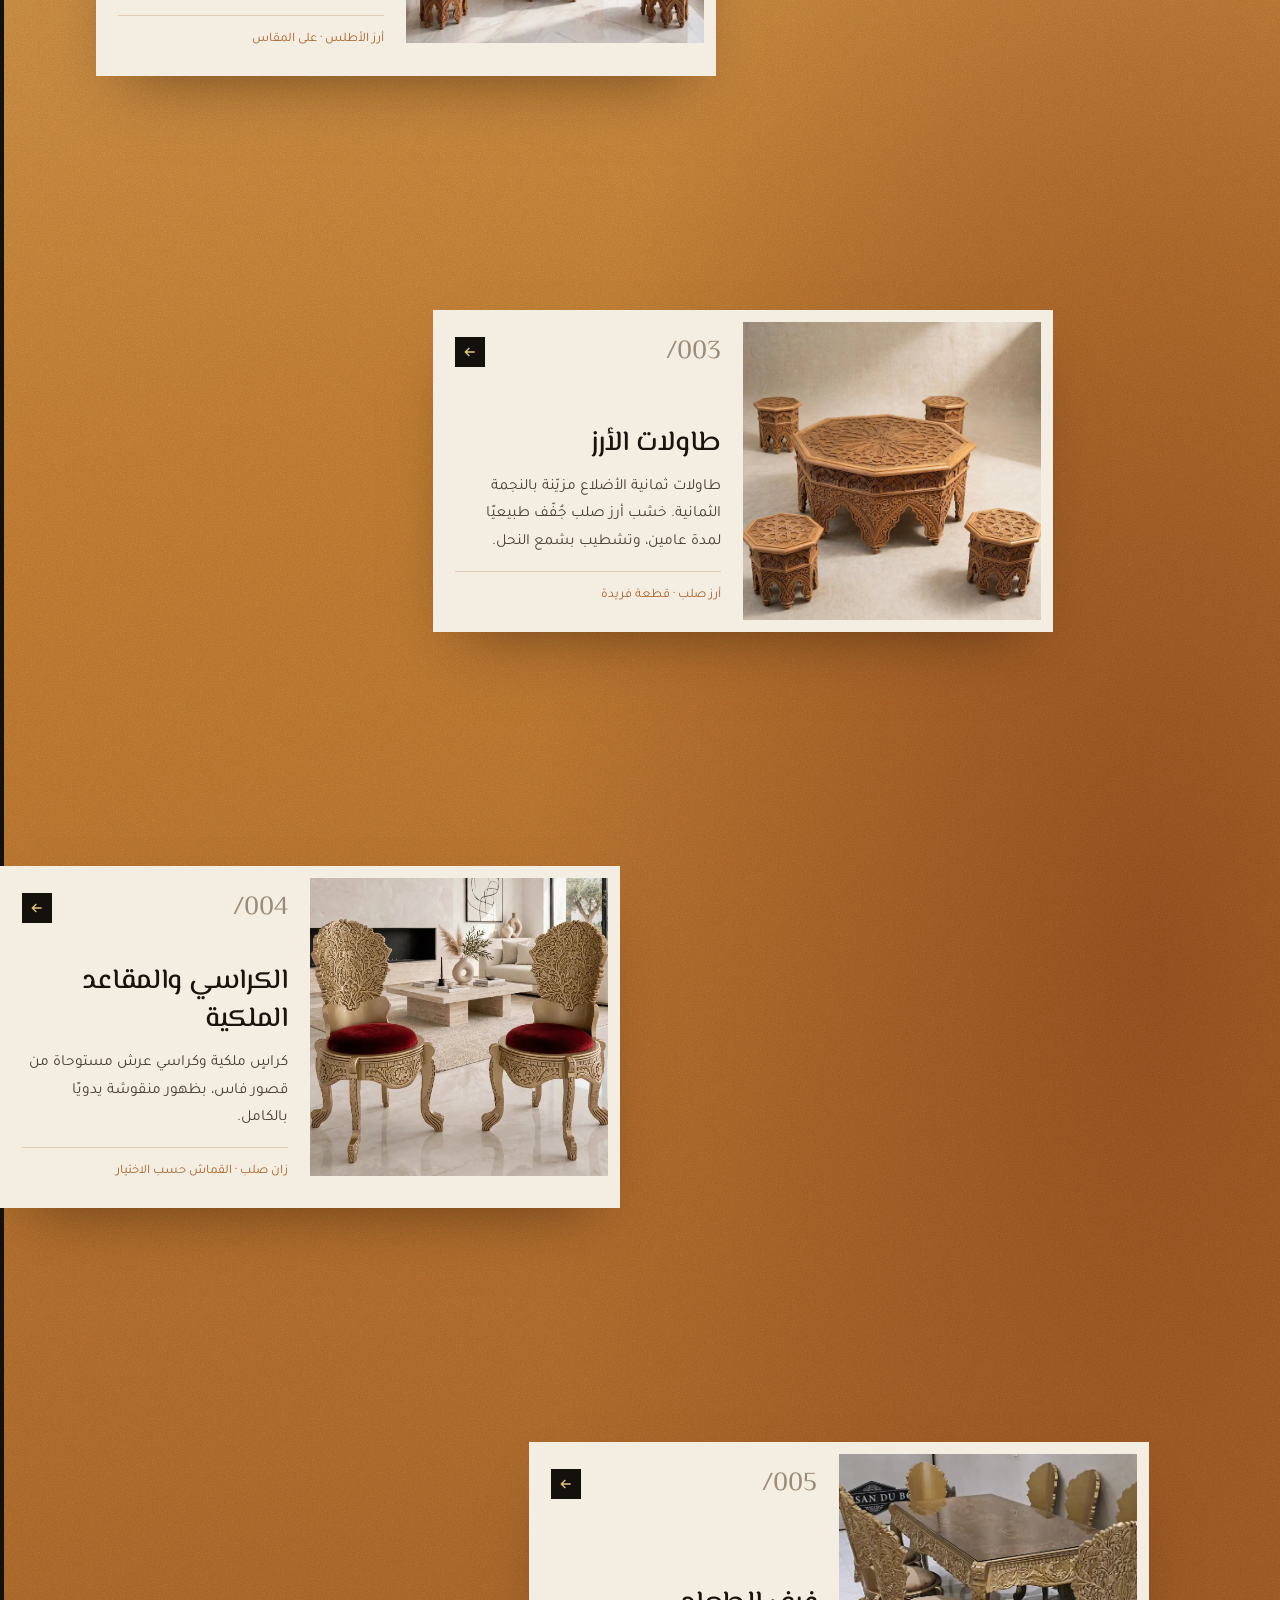
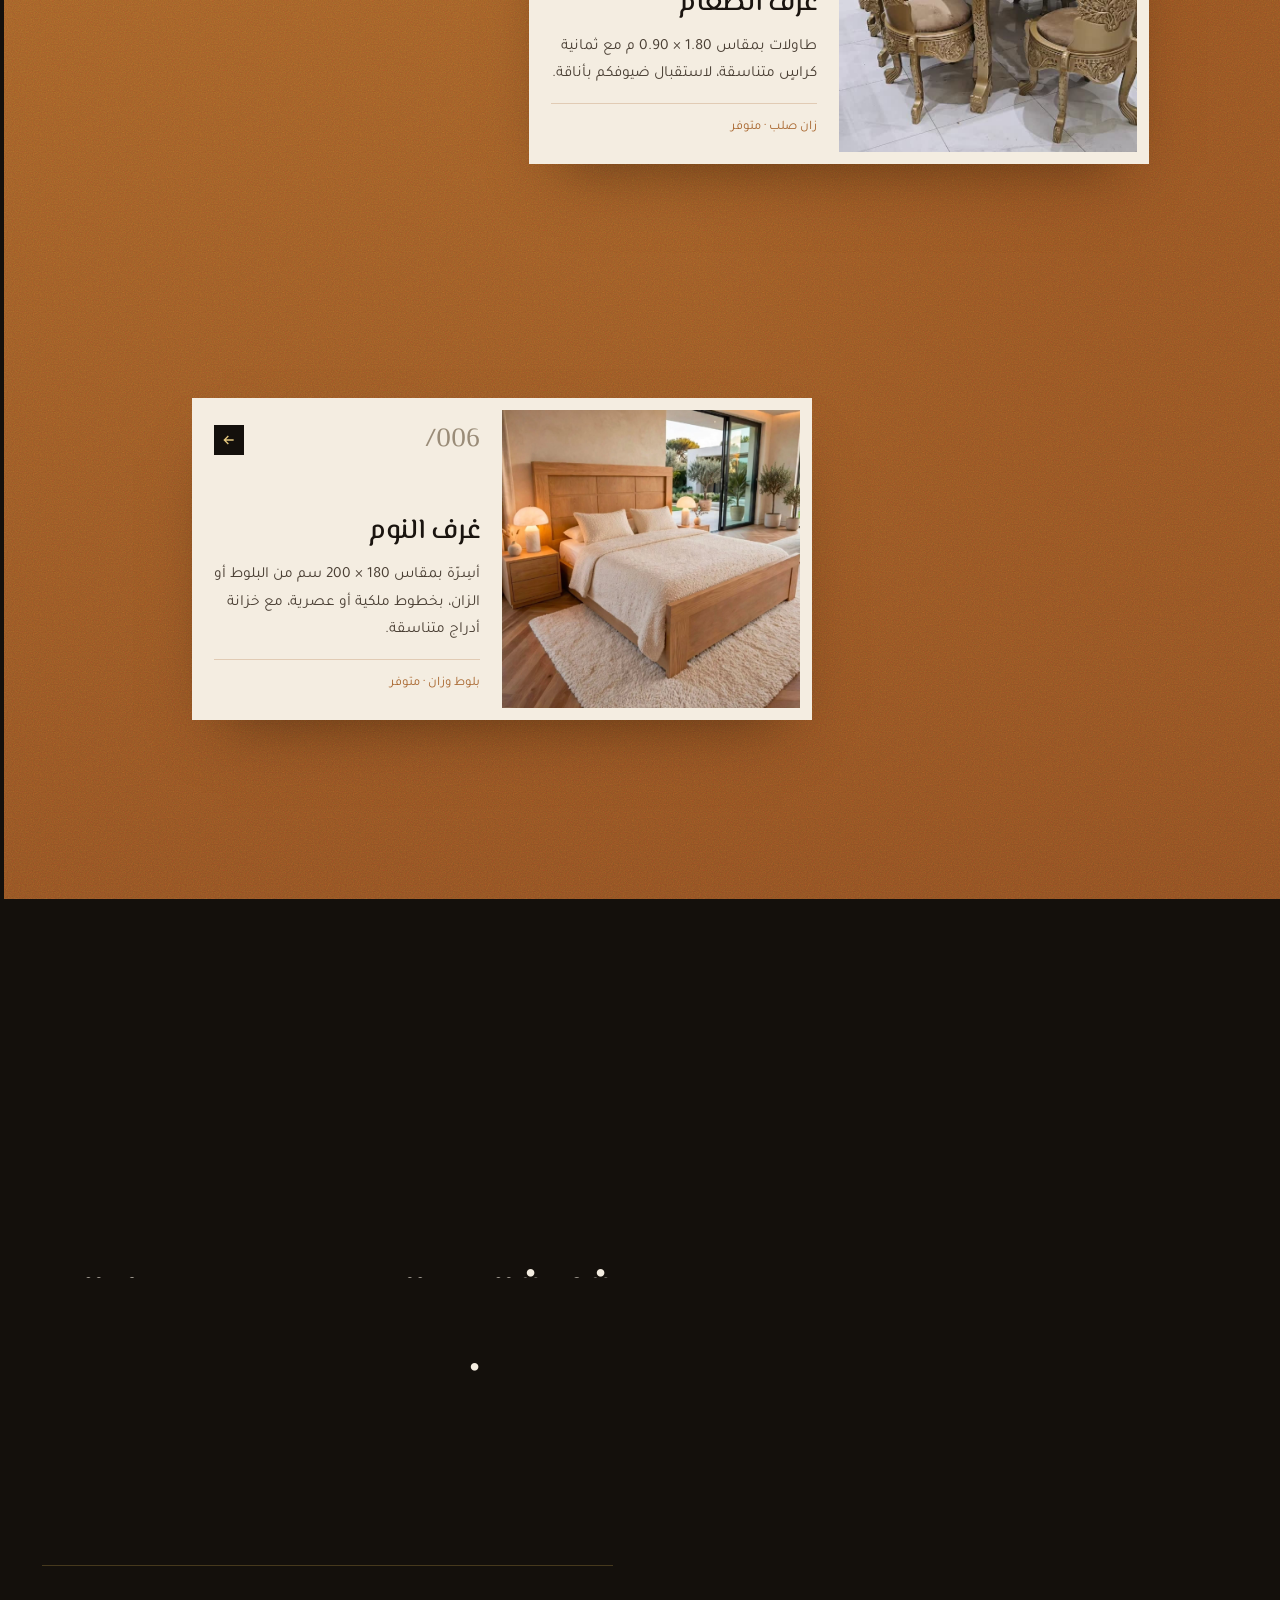
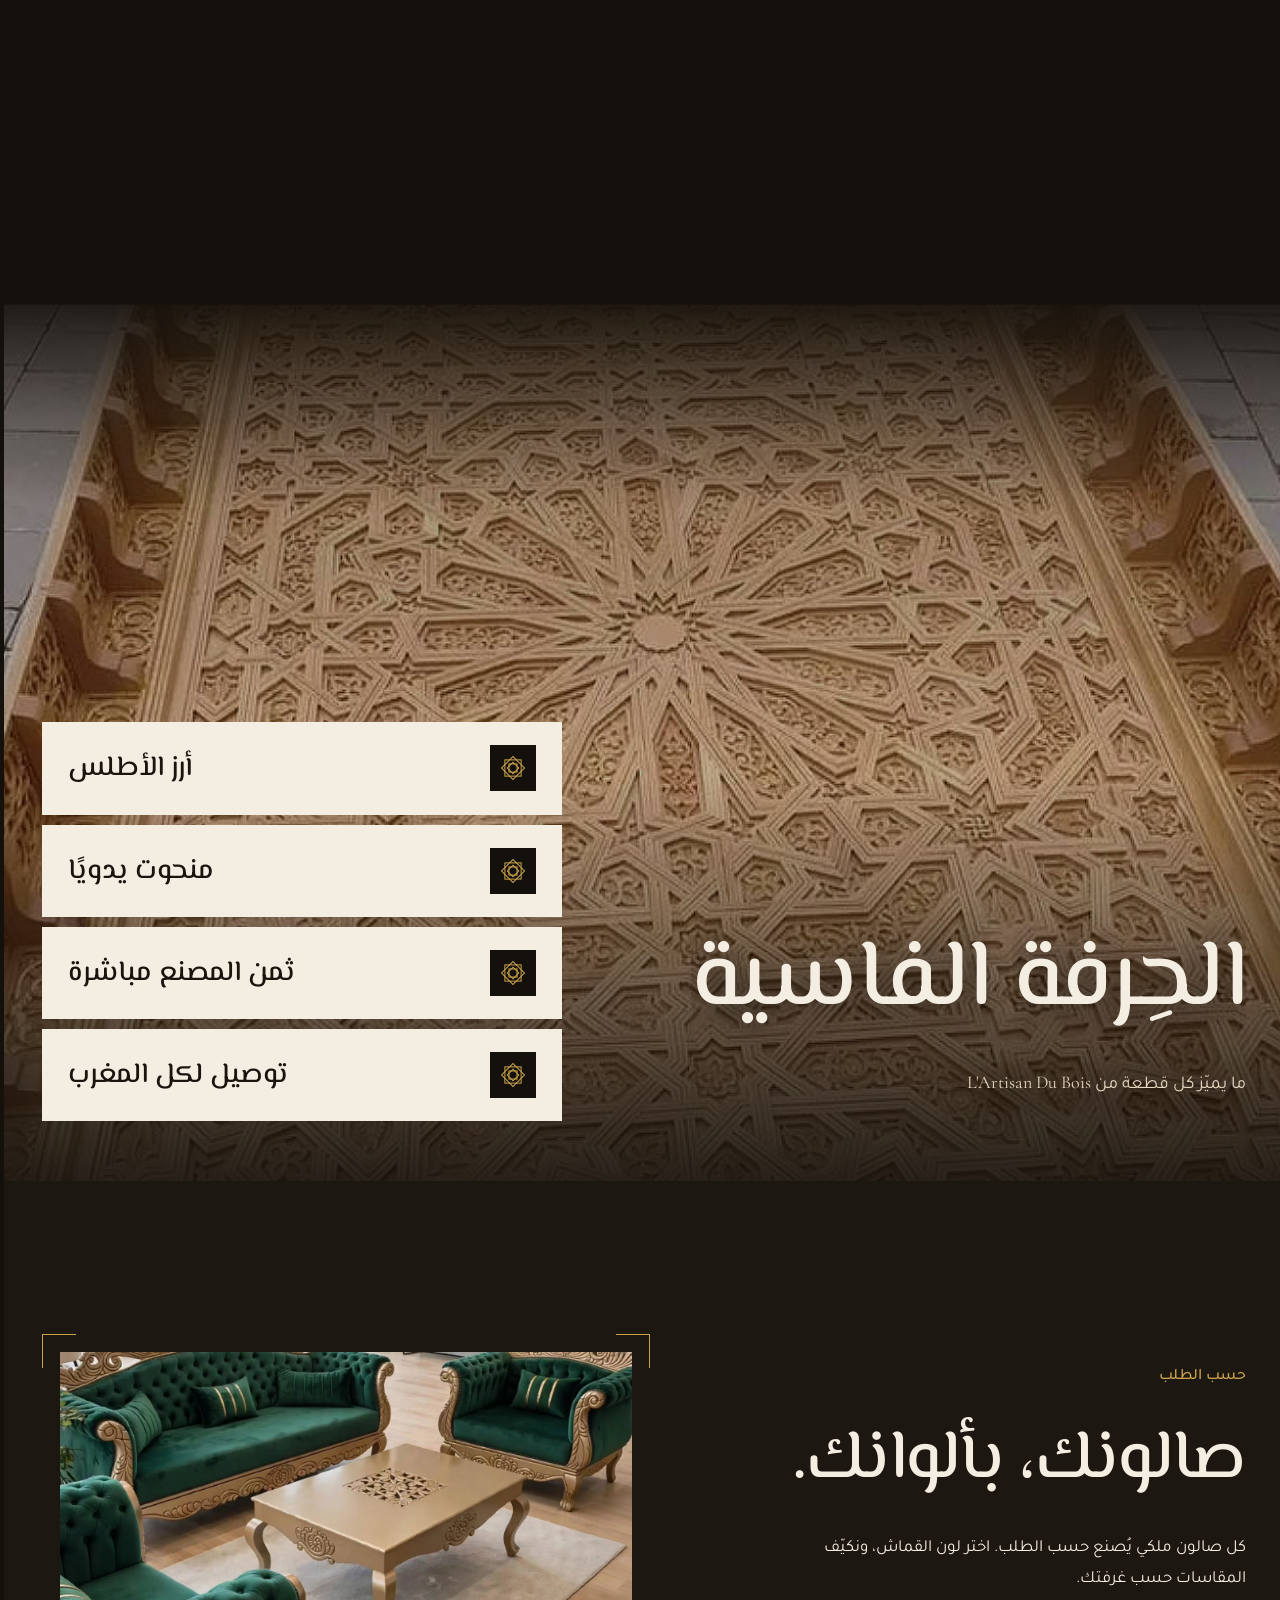
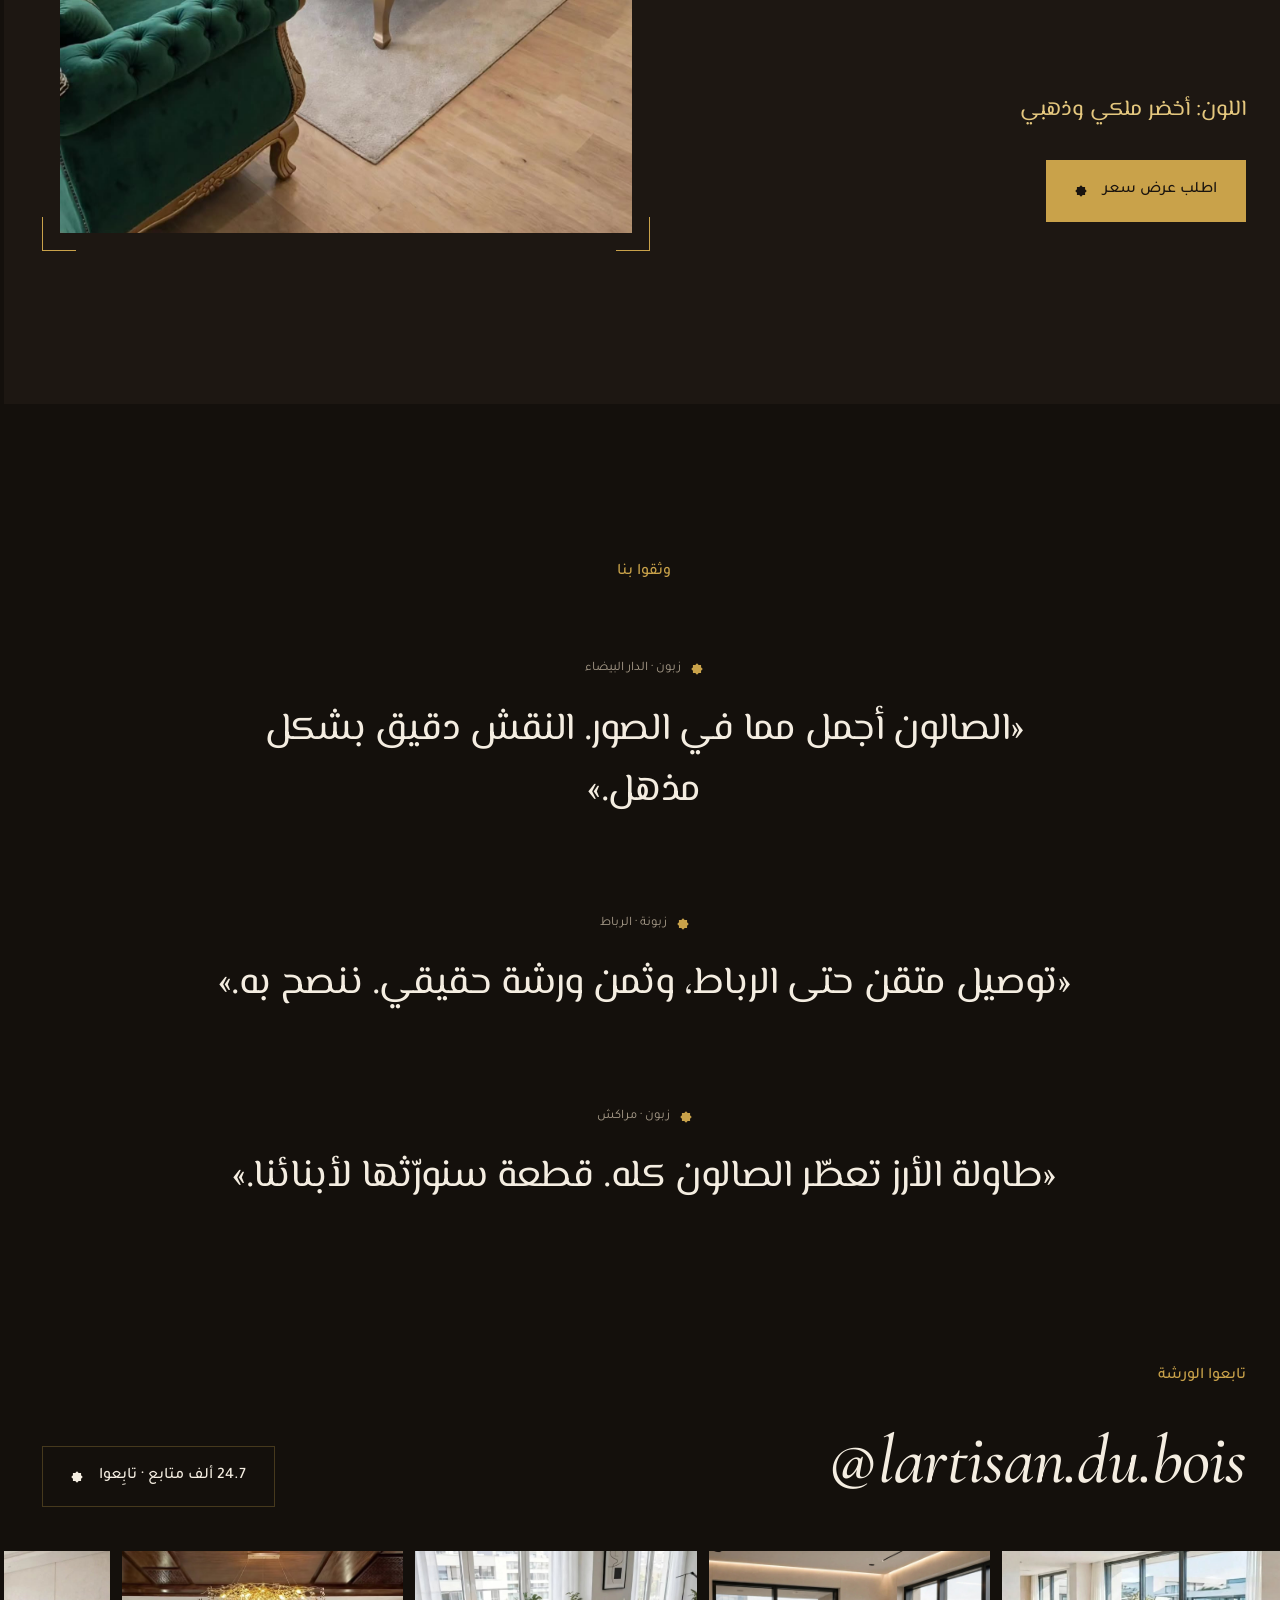
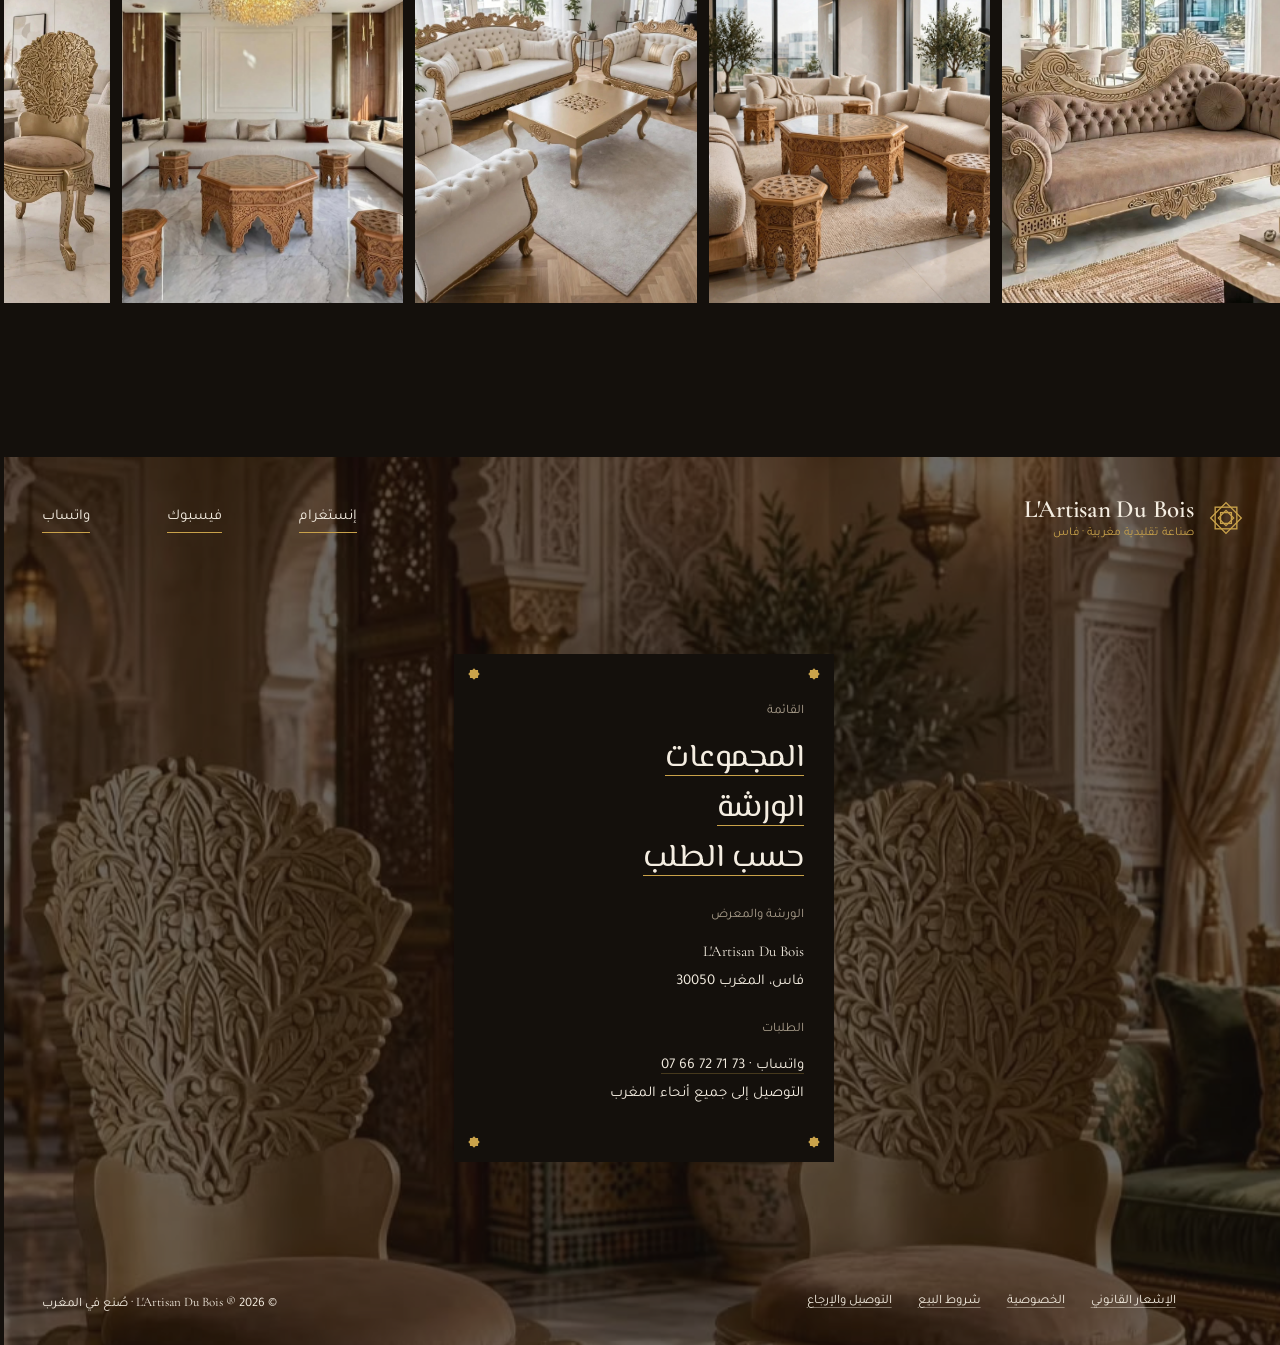
<file: ar.html>
<!doctype html>
<html lang="ar" dir="rtl">
<head>
  <meta charset="utf-8">
  <meta name="viewport" content="width=device-width, initial-scale=1">
  <title>L'Artisan Du Bois — أثاث منحوت يدويًا في فاس منذ 1993</title>
  <meta name="description" content="صانع أثاث من خشب أرز الأطلس والزان الصلب، منحوت يدويًا في فاس منذ 1993. صالونات ملكية، صالونات مغربية، طاولات الأرز. ثمن المصنع مباشرة والتوصيل إلى جميع أنحاء المغرب.">
  <link rel="alternate" hreflang="fr" href="index.html">
  <link rel="preconnect" href="https://fonts.googleapis.com">
  <link rel="preconnect" href="https://fonts.gstatic.com" crossorigin>
  <link href="https://fonts.googleapis.com/css2?family=Cormorant+Garamond:ital,wght@0,500;0,600;1,500&family=El+Messiri:wght@400;500;600&family=Tajawal:wght@300;400;500&display=swap" rel="stylesheet">
  <link rel="stylesheet" href="styles.css">
</head>
<body>

  <!-- Reusable 8-point star (khatam) -->
  <svg width="0" height="0" style="position:absolute" aria-hidden="true">
    <symbol id="star" viewBox="0 0 24 24"><path d="M12 .5L15.37 3.87H20.13V8.63L23.5 12L20.13 15.37V20.13H15.37L12 23.5L8.63 20.13H3.87V15.37L.5 12L3.87 8.63V3.87H8.63Z"/></symbol>
    <symbol id="star-line" viewBox="0 0 48 48"><g fill="none" stroke="currentColor" stroke-width="1.6"><rect x="11" y="11" width="26" height="26"/><rect x="11" y="11" width="26" height="26" transform="rotate(45 24 24)"/><rect x="17.5" y="17.5" width="13" height="13"/><rect x="17.5" y="17.5" width="13" height="13" transform="rotate(45 24 24)"/></g></symbol>
    <symbol id="arrow" viewBox="0 0 24 24"><path d="M5 12h13M13 6l6 6-6 6" fill="none" stroke="currentColor" stroke-width="2"/></symbol>
    <symbol id="wa" viewBox="0 0 24 24"><path fill="currentColor" d="M12 2a10 10 0 0 0-8.6 15.1L2 22l5-1.3A10 10 0 1 0 12 2zm0 18.2a8.2 8.2 0 0 1-4.2-1.2l-.3-.2-3 .8.8-2.9-.2-.3A8.2 8.2 0 1 1 12 20.2zm4.5-6.1c-.2-.1-1.5-.7-1.7-.8-.2-.1-.4-.1-.6.1l-.8 1c-.1.2-.3.2-.5.1a6.7 6.7 0 0 1-3.3-2.9c-.3-.4.2-.4.7-1.3.1-.2 0-.3 0-.4l-.8-1.8c-.2-.5-.4-.4-.6-.4h-.5a1 1 0 0 0-.7.3 3 3 0 0 0-.9 2.2 5.2 5.2 0 0 0 1.1 2.7 11.8 11.8 0 0 0 4.5 4c1.7.7 2.3.8 3.2.6a2.7 2.7 0 0 0 1.8-1.2 2.2 2.2 0 0 0 .1-1.3c0-.1-.2-.2-.4-.3z"/></symbol>
  </svg>

  <!-- ============ HEADER ============ -->
  <header class="site-header" id="top">
    <a class="logo" href="#top" aria-label="L'Artisan Du Bois — الصفحة الرئيسية">
      <svg class="logo-mark"><use href="#star-line"/></svg>
      <span class="logo-text">
        <span class="logo-name" lang="fr" dir="ltr">L'Artisan Du Bois</span>
        <span class="logo-sub">صناعة تقليدية مغربية · فاس</span>
      </span>
    </a>

    <nav class="nav" aria-label="القائمة الرئيسية">
      <a href="#collections">المجموعات</a>
      <a href="#atelier">الورشة</a>
      <a href="#sur-mesure">حسب الطلب</a>
      <a href="#contact">اتصل بنا</a>
      <a href="index.html" class="lang" lang="fr" hreflang="fr" title="Version française">FR</a>
    </nav>

    <a class="btn btn-gold header-cta" href="https://wa.me/212766727173?text=%D8%A7%D9%84%D8%B3%D9%84%D8%A7%D9%85%20%D8%B9%D9%84%D9%8A%D9%83%D9%85%D8%8C%20%D8%A3%D8%B1%D9%8A%D8%AF%20%D9%85%D8%B9%D9%84%D9%88%D9%85%D8%A7%D8%AA%20%D8%B9%D9%86%20%D9%85%D9%86%D8%AA%D8%AC%D8%A7%D8%AA%D9%83%D9%85." target="_blank" rel="noopener">
      اطلب الآن <svg class="ico-star"><use href="#star"/></svg>
    </a>

    <button class="burger" aria-label="فتح القائمة" aria-expanded="false"><span></span><span></span></button>
  </header>

  <main>
    <!-- ============ HERO ============ -->
    <section class="hero">
      <div class="hero-media">
        <img src="assets/ig/ig-049.jpg" alt="طاولة ثمانية الأضلاع من خشب الأرز منحوتة يدويًا، معروضة في المعرض" fetchpriority="high">
      </div>

      <div class="beam" aria-hidden="true">
        <svg class="beam-end"><use href="#star"/></svg>
        <span class="beam-line"></span>
        <svg class="beam-end"><use href="#star"/></svg>
      </div>

      <div class="hero-content wrap">
        <div class="hero-left">
          <p class="kicker reveal"><svg class="ico-star"><use href="#star"/></svg> صانع أثاث منذ 1993</p>
          <h1 class="display split">فنّ الخشب، <em>منحوتٌ</em> في فاس.</h1>
        </div>
        <div class="hero-right reveal">
          <p class="muted">أثاث من خشب أرز الأطلس والزان الصلب، يُصمَّم ويُنحت ويُشطَّب يدويًا في ورشتنا.</p>
          <a class="link-underline" href="#collections">اكتشف المجموعات</a>
        </div>
      </div>
    </section>

    <!-- ============ HIGHLIGHT / EDITION 2026 ============ -->
    <section class="highlight">
      <div class="highlight-glow" aria-hidden="true"></div>
      <div class="wrap highlight-grid">
        <div class="highlight-left">
          <p class="label reveal">إصدار 2026</p>
          <figure class="arch reveal">
            <img src="assets/ig/ig-072.jpg" alt="الصالون الملكي الأخضر والذهبي: كنبات وكراسي مبطّنة بخشب منحوت مذهّب" loading="lazy">
          </figure>
        </div>
        <div class="highlight-right">
          <p class="statement reveal"><strong>الصالون الملكي الأخضر والذهبي.</strong> خشب صلب منحوت يدويًا، مخمل مُبطّن، وتشطيب ذهبي لا يتقشّر أبدًا.</p>
          <p class="muted small reveal">متوفر بستة ألوان · يُصنع حسب الطلب · التوصيل إلى جميع أنحاء المغرب</p>
          <a class="btn btn-cream reveal" href="https://wa.me/212766727173?text=%D8%A7%D9%84%D8%B3%D9%84%D8%A7%D9%85%20%D8%B9%D9%84%D9%8A%D9%83%D9%85%D8%8C%20%D8%A3%D9%86%D8%A7%20%D9%85%D9%87%D8%AA%D9%85%20%D8%A8%D8%A7%D9%84%D8%B5%D8%A7%D9%84%D9%88%D9%86%20%D8%A7%D9%84%D9%85%D9%84%D9%83%D9%8A%20%D8%A5%D8%B5%D8%AF%D8%A7%D8%B1%202026." target="_blank" rel="noopener">
            أريده في بيتي <svg class="ico-star"><use href="#star"/></svg>
          </a>
        </div>
      </div>
    </section>

    <!-- ============ COLLECTIONS (stacking cards) ============ -->
    <section class="collections" id="collections">
      <div class="grain" aria-hidden="true"></div>
      <header class="collections-head wrap">
        <h2 class="h2 split">مجموعاتنا</h2>
        <p class="lead reveal">ست عائلات من الأثاث، والتزام واحد: الخشب الصلب واللمسة المتقنة.</p>
        <a class="btn btn-dark reveal" href="#contact">تصفّح الكتالوج كاملًا <svg class="ico-star"><use href="#star"/></svg></a>
      </header>

      <div class="stack">
        <article class="card" style="--i:0">
          <div class="card-img"><img src="assets/ig/ig-011.jpg" alt="كنبة ملكية مبطّنة بلون البيج وخشب منحوت مذهّب" loading="lazy"></div>
          <div class="card-body">
            <div class="card-top"><span class="num">001/</span><a class="arrow-box" href="#" aria-label="عرض الصالونات الملكية"><svg><use href="#arrow"/></svg></a></div>
            <h3>الصالونات الملكية</h3>
            <p>كنبات وكراسي بذراعين من خشب الزان الصلب المنحوت، بتشطيب ذهبي وقماش مُبطّن مقاوم للبقع. الألوان حسب اختياركم، وتُصنع حسب الطلب.</p>
            <p class="meta">زان صلب · حسب الطلب</p>
          </div>
        </article>

        <article class="card" style="--i:1">
          <div class="card-img"><img src="assets/ig/ig-026.jpg" alt="صالون مغربي تقليدي مع طاولة ثمانية الأضلاع من الأرز" loading="lazy"></div>
          <div class="card-body">
            <div class="card-top"><span class="num">002/</span><a class="arrow-box" href="#" aria-label="عرض الصالونات المغربية"><svg><use href="#arrow"/></svg></a></div>
            <h3>الصالونات المغربية البلدية</h3>
            <p>الصالون الفاسي التقليدي برؤية متجددة: مقاعد وطاولات صغيرة وطاولات كبيرة من خشب الأرز، ينحتها معلّمونا يدويًا.</p>
            <p class="meta">أرز الأطلس · على المقاس</p>
          </div>
        </article>

        <article class="card" style="--i:2">
          <div class="card-img"><img src="assets/ig/ig-005.jpg" alt="طاولة ثمانية الأضلاع من الأرز مع مقاعدها المنحوتة" loading="lazy"></div>
          <div class="card-body">
            <div class="card-top"><span class="num">003/</span><a class="arrow-box" href="#" aria-label="عرض طاولات الأرز"><svg><use href="#arrow"/></svg></a></div>
            <h3>طاولات الأرز</h3>
            <p>طاولات ثمانية الأضلاع مزيّنة بالنجمة الثمانية. خشب أرز صلب جُفّف طبيعيًا لمدة عامين، وتشطيب بشمع النحل.</p>
            <p class="meta">أرز صلب · قطعة فريدة</p>
          </div>
        </article>

        <article class="card" style="--i:3">
          <div class="card-img"><img src="assets/ig/ig-063.jpg" alt="زوج من الكراسي الملكية المنحوتة بمقعد مخملي عنابي" loading="lazy"></div>
          <div class="card-body">
            <div class="card-top"><span class="num">004/</span><a class="arrow-box" href="#" aria-label="عرض الكراسي"><svg><use href="#arrow"/></svg></a></div>
            <h3>الكراسي والمقاعد الملكية</h3>
            <p>كراسٍ ملكية وكراسي عرش مستوحاة من قصور فاس، بظهور منقوشة يدويًا بالكامل.</p>
            <p class="meta">زان صلب · القماش حسب الاختيار</p>
          </div>
        </article>

        <article class="card" style="--i:4">
          <div class="card-img"><img src="assets/ig/ig-107.jpg" alt="طاولة طعام ملكية مذهّبة مع كراسٍ منحوتة" loading="lazy"></div>
          <div class="card-body">
            <div class="card-top"><span class="num">005/</span><a class="arrow-box" href="#" aria-label="عرض غرف الطعام"><svg><use href="#arrow"/></svg></a></div>
            <h3>غرف الطعام</h3>
            <p>طاولات بمقاس 1.80 × 0.90 م مع ثمانية كراسٍ متناسقة، لاستقبال ضيوفكم بأناقة.</p>
            <p class="meta">زان صلب · متوفر</p>
          </div>
        </article>

        <article class="card" style="--i:5">
          <div class="card-img"><img src="assets/ig/ig-058.jpg" alt="غرفة نوم عصرية من خشب البلوط" loading="lazy"></div>
          <div class="card-body">
            <div class="card-top"><span class="num">006/</span><a class="arrow-box" href="#" aria-label="عرض غرف النوم"><svg><use href="#arrow"/></svg></a></div>
            <h3>غرف النوم</h3>
            <p>أسِرّة بمقاس 180 × 200 سم من البلوط أو الزان، بخطوط ملكية أو عصرية، مع خزانة أدراج متناسقة.</p>
            <p class="meta">بلوط وزان · متوفر</p>
          </div>
        </article>
      </div>
    </section>

    <!-- ============ ATELIER ============ -->
    <section class="atelier" id="atelier">
      <div class="wrap atelier-grid">
        <div class="atelier-media">
          <figure class="arch arch-tall reveal"><img src="assets/ig/ig-010.jpg" alt="ألواح من الأرز منحوتة يدويًا في الورشة" loading="lazy"></figure>
          <figure class="atelier-small reveal"><img src="assets/ig/ig-115.jpg" alt="تفصيل لوح منحوت من الأرز" loading="lazy"></figure>
        </div>
        <div class="atelier-text">
          <p class="label reveal"><svg class="ico-star"><use href="#star"/></svg> منذ 1993، في فاس</p>
          <h2 class="h2 split">ثلاثة عقود من حِرفةٍ متوارثة.</h2>
          <p class="reveal">أسّسها <strong>محمد بنسليمان</strong>، وتواصل الورشة مسيرة معلّمي فاس. كل قطعة تُرسم وتُقطع وتُنحت وتُشطَّب يدويًا، من خشب أرز الأطلس والزان الصلب.</p>
          <p class="reveal muted">نصنع ونبيع دون وسيط: تدفعون ثمن المصنع مباشرة، مقابل قطعة أثاث صُنعت لتدوم لأجيال.</p>
          <dl class="stats">
            <div class="reveal"><dt>1993</dt><dd>سنة التأسيس</dd></div>
            <div class="reveal"><dt>100&nbsp;%</dt><dd>خشب صلب</dd></div>
            <div class="reveal"><dt>سنتان</dt><dd>تجفيف طبيعي للأرز</dd></div>
          </dl>
        </div>
      </div>
    </section>

    <!-- ============ SAVOIR-FAIRE ============ -->
    <section class="savoir">
      <div class="savoir-media"><img src="assets/ig/ig-111.jpg" alt="سقف من الأرز منحوت بزخرفة هندسية" loading="lazy"></div>
      <div class="savoir-content wrap">
        <div class="savoir-title">
          <h2 class="display-2 split">الحِرفة الفاسية</h2>
          <p class="muted reveal">ما يميّز كل قطعة من <span lang="fr" dir="ltr">L'Artisan Du Bois</span></p>
        </div>
        <ul class="bars">
          <li><svg class="bar-ico"><use href="#star-line"/></svg><span>أرز الأطلس</span></li>
          <li><svg class="bar-ico"><use href="#star-line"/></svg><span>منحوت يدويًا</span></li>
          <li><svg class="bar-ico"><use href="#star-line"/></svg><span>ثمن المصنع مباشرة</span></li>
          <li><svg class="bar-ico"><use href="#star-line"/></svg><span>توصيل لكل المغرب</span></li>
        </ul>
      </div>
    </section>

    <!-- ============ SUR-MESURE (colour picker) ============ -->
    <section class="custom" id="sur-mesure">
      <div class="wrap custom-grid">
        <div class="custom-text">
          <p class="label reveal">حسب الطلب</p>
          <h2 class="h2 split">صالونك، بألوانك.</h2>
          <p class="reveal">كل صالون ملكي يُصنع حسب الطلب. اختر لون القماش، ونكيّف المقاسات حسب غرفتك.</p>
          <div class="swatches reveal" role="radiogroup" aria-label="لون القماش">
            <button role="radio" aria-checked="true"  data-img="assets/ig/ig-072.jpg" data-name="أخضر ملكي وذهبي"   style="--c:#1F5A3F"></button>
            <button role="radio" aria-checked="false" data-img="assets/ig/ig-070.jpg" data-name="عنابي وذهبي"       style="--c:#7A1424"></button>
            <button role="radio" aria-checked="false" data-img="assets/ig/ig-069.jpg" data-name="بيج وذهبي"         style="--c:#CDB79A"></button>
            <button role="radio" aria-checked="false" data-img="assets/ig/ig-074.jpg" data-name="أبيض وذهبي"        style="--c:#EFEBE4"></button>
            <button role="radio" aria-checked="false" data-img="assets/ig/ig-004.jpg" data-name="أزرق ملكي وذهبي"   style="--c:#1B2A6B"></button>
            <button role="radio" aria-checked="false" data-img="assets/ig/ig-007.jpg" data-name="رمادي لؤلؤي وذهبي" style="--c:#9C9A98"></button>
          </div>
          <p class="swatch-name reveal">اللون: <span id="swatch-name">أخضر ملكي وذهبي</span></p>
          <a class="btn btn-gold reveal" href="https://wa.me/212766727173?text=%D8%A7%D9%84%D8%B3%D9%84%D8%A7%D9%85%20%D8%B9%D9%84%D9%8A%D9%83%D9%85%D8%8C%20%D8%A3%D8%B1%D9%8A%D8%AF%20%D8%B9%D8%B1%D8%B6%20%D8%B3%D8%B9%D8%B1%20%D9%84%D8%B5%D8%A7%D9%84%D9%88%D9%86%20%D8%AD%D8%B3%D8%A8%20%D8%A7%D9%84%D8%B7%D9%84%D8%A8." target="_blank" rel="noopener">اطلب عرض سعر <svg class="ico-star"><use href="#star"/></svg></a>
        </div>
        <figure class="custom-frame reveal">
          <img id="swatch-img" src="assets/ig/ig-072.jpg" alt="معاينة الصالون الملكي باللون المختار" loading="lazy">
          <span class="corner tl"></span><span class="corner tr"></span><span class="corner bl"></span><span class="corner br"></span>
        </figure>
      </div>
    </section>

    <!-- ============ TESTIMONIALS ============ -->
    <!-- Placeholder quotes: replace with real client reviews before going live -->
    <section class="praise">
      <h2 class="label center reveal">وثقوا بنا</h2>
      <div class="quotes">
        <blockquote class="reveal"><cite><svg class="ico-star"><use href="#star"/></svg> زبون · الدار البيضاء</cite><p>«الصالون أجمل مما في الصور. النقش دقيق بشكل مذهل.»</p></blockquote>
        <blockquote class="reveal"><cite><svg class="ico-star"><use href="#star"/></svg> زبونة · الرباط</cite><p>«توصيل متقن حتى الرباط، وثمن ورشة حقيقي. ننصح به.»</p></blockquote>
        <blockquote class="reveal"><cite><svg class="ico-star"><use href="#star"/></svg> زبون · مراكش</cite><p>«طاولة الأرز تعطّر الصالون كله. قطعة سنورّثها لأبنائنا.»</p></blockquote>
      </div>
    </section>

    <!-- ============ INSTAGRAM STRIP ============ -->
    <section class="insta">
      <div class="wrap insta-head">
        <div>
          <p class="label reveal">تابعوا الورشة</p>
          <h2 class="h2 split" dir="ltr">@lartisan.du.bois</h2>
        </div>
        <a class="btn btn-outline reveal" href="https://www.instagram.com/lartisan.du.bois/" target="_blank" rel="noopener">24.7 ألف متابع · تابِعوا <svg class="ico-star"><use href="#star"/></svg></a>
      </div>
      <div class="marquee" aria-hidden="true">
        <div class="marquee-track">
          <img src="assets/ig/ig-003.jpg" alt="" loading="lazy"><img src="assets/ig/ig-066.jpg" alt="" loading="lazy"><img src="assets/ig/ig-074.jpg" alt="" loading="lazy"><img src="assets/ig/ig-029.jpg" alt="" loading="lazy"><img src="assets/ig/ig-076.jpg" alt="" loading="lazy"><img src="assets/ig/ig-006.jpg" alt="" loading="lazy"><img src="assets/ig/ig-098.jpg" alt="" loading="lazy"><img src="assets/ig/ig-078.jpg" alt="" loading="lazy">
          <img src="assets/ig/ig-003.jpg" alt="" loading="lazy"><img src="assets/ig/ig-066.jpg" alt="" loading="lazy"><img src="assets/ig/ig-074.jpg" alt="" loading="lazy"><img src="assets/ig/ig-029.jpg" alt="" loading="lazy"><img src="assets/ig/ig-076.jpg" alt="" loading="lazy"><img src="assets/ig/ig-006.jpg" alt="" loading="lazy"><img src="assets/ig/ig-098.jpg" alt="" loading="lazy"><img src="assets/ig/ig-078.jpg" alt="" loading="lazy">
        </div>
      </div>
    </section>
  </main>

  <!-- ============ FOOTER ============ -->
  <footer class="footer" id="contact">
    <div class="footer-media"><img src="assets/ig/ig-079.jpg" alt="" loading="lazy"></div>
    <div class="footer-top wrap">
      <a class="logo" href="#top"><svg class="logo-mark"><use href="#star-line"/></svg><span class="logo-text"><span class="logo-name" lang="fr" dir="ltr">L'Artisan Du Bois</span><span class="logo-sub">صناعة تقليدية مغربية · فاس</span></span></a>
      <div class="socials">
        <a href="https://www.instagram.com/lartisan.du.bois/" target="_blank" rel="noopener">إنستغرام</a>
        <a href="https://www.facebook.com/lartisanbois" target="_blank" rel="noopener">فيسبوك</a>
        <a href="https://wa.me/212766727173" target="_blank" rel="noopener">واتساب</a>
      </div>
    </div>

    <div class="footer-box">
      <svg class="fc tl"><use href="#star"/></svg><svg class="fc tr"><use href="#star"/></svg><svg class="fc bl"><use href="#star"/></svg><svg class="fc br"><use href="#star"/></svg>
      <p class="fb-label">القائمة</p>
      <nav class="fb-menu">
        <a href="#collections">المجموعات</a>
        <a href="#atelier">الورشة</a>
        <a href="#sur-mesure">حسب الطلب</a>
      </nav>
      <p class="fb-label">الورشة والمعرض</p>
      <p><span lang="fr" dir="ltr">L'Artisan Du Bois</span><br>فاس، المغرب 30050</p>
      <p class="fb-label">الطلبات</p>
      <p><a href="https://wa.me/212766727173" target="_blank" rel="noopener">واتساب · <span dir="ltr">07 66 72 71 73</span></a><br>التوصيل إلى جميع أنحاء المغرب</p>
    </div>

    <div class="footer-bottom wrap">
      <nav><a href="#">الإشعار القانوني</a><a href="#">الخصوصية</a><a href="#">شروط البيع</a><a href="#">التوصيل والإرجاع</a></nav>
      <p>© 2026 <span lang="fr" dir="ltr">L'Artisan Du Bois ®</span> · صُنع في المغرب</p>
    </div>
  </footer>

  <a class="wa-float" href="https://wa.me/212766727173?text=%D8%A7%D9%84%D8%B3%D9%84%D8%A7%D9%85%20%D8%B9%D9%84%D9%8A%D9%83%D9%85" target="_blank" rel="noopener" aria-label="راسلنا على واتساب"><svg><use href="#wa"/></svg></a>

  <script src="main.js"></script>
</body>
</html>
</file>
<file: styles.css>
/* ==========================================================
   L'Artisan Du Bois — homepage mockup
   Direction: ebony · gold · cedar (inspired by Wix "Galvanic Mercer")
   ========================================================== */

:root {
  color-scheme: dark;
  --ebony: #14100c;
  --ebony-2: #1d1712;
  --ebony-3: #2a221a;
  --cedar: #a8662e;
  --cedar-deep: #6b3e1c;
  --gold: #c9a24a;
  --gold-light: #e4c77e;
  --cream: #f4ede1;
  --sand: #e6d8c1;
  --ink: #1a140f;
  --muted: #a99d8b;
  --line: rgba(201, 162, 74, .28);

  --serif: "Cormorant Garamond", "Times New Roman", serif;
  --sans: "Jost", "Helvetica Neue", Arial, sans-serif;

  --gutter: clamp(16px, 3vw, 40px);
  --ease: cubic-bezier(.2, .7, .1, 1);
}

*, *::before, *::after { box-sizing: border-box; }
html { scroll-behavior: smooth; }
body {
  margin: 0;
  background: var(--ebony);
  color: var(--cream);
  font-family: var(--sans);
  font-weight: 300;
  font-size: 16px;
  line-height: 1.6;
  -webkit-font-smoothing: antialiased;
  overflow-x: hidden;
}
img { display: block; max-width: 100%; }
a { color: inherit; text-decoration: none; }
p { margin: 0 0 1em; }
figure { margin: 0; }
strong { font-weight: 500; }

.wrap { width: 100%; max-width: 1440px; margin: 0 auto; padding: 0 var(--gutter); }
.muted { color: var(--muted); }
.small { font-size: 14px; }
.center { text-align: center; }

/* ---------- type ---------- */
.display, .display-2, .h2, .statement, .card h3, .quotes p, .stats dt, .logo-name {
  font-family: var(--serif);
  font-weight: 500;
  letter-spacing: -.01em;
}
.display { font-size: clamp(56px, 9.2vw, 148px); line-height: .92; margin: 0; }
.display em, .h2 em { font-style: italic; color: var(--gold-light); }
.display-2 { font-size: clamp(48px, 7.4vw, 116px); line-height: .95; margin: 0 0 .25em; }
.h2 { font-size: clamp(40px, 5.4vw, 84px); line-height: 1; margin: 0 0 .35em; }
.lead { font-size: clamp(17px, 1.5vw, 21px); }
.label, .kicker {
  font-family: var(--sans);
  font-size: 13px;
  font-weight: 400;
  text-transform: uppercase;
  letter-spacing: .22em;
  color: var(--gold);
  display: flex; align-items: center; gap: 10px;
  margin: 0 0 1.4em;
}
.label.center { justify-content: center; }

.ico-star { width: 12px; height: 12px; fill: currentColor; flex: none; }

/* ---------- buttons ---------- */
.btn {
  display: inline-flex; align-items: center; justify-content: center; gap: 16px;
  padding: 15px 28px;
  font-size: 13px; font-weight: 400; letter-spacing: .14em; text-transform: uppercase;
  border: 1px solid transparent;
  transition: background .35s var(--ease), color .35s var(--ease), border-color .35s var(--ease);
}
.btn .ico-star { transition: transform .5s var(--ease); }
.btn:hover .ico-star { transform: rotate(45deg); }
.btn-gold { background: var(--gold); color: var(--ink); }
.btn-gold:hover { background: var(--gold-light); }
.btn-cream { background: var(--cream); color: var(--ink); }
.btn-cream:hover { background: var(--gold-light); }
.btn-dark { background: var(--ebony); color: var(--cream); }
.btn-dark:hover { background: var(--ebony-3); }
.btn-outline { border-color: var(--line); color: var(--cream); }
.btn-outline:hover { border-color: var(--gold); color: var(--gold-light); }

.link-underline {
  font-family: var(--serif); font-size: 24px; font-style: italic;
  border-bottom: 1px solid var(--gold); padding-bottom: 2px;
  transition: color .3s;
}
.link-underline:hover { color: var(--gold-light); }

/* ==========================================================
   HEADER
   ========================================================== */
.site-header {
  position: fixed; inset: 0 0 auto 0; z-index: 50;
  display: flex; align-items: center; gap: 24px;
  padding: calc(20px + env(safe-area-inset-top, 0px)) max(var(--gutter), env(safe-area-inset-right, 0px)) 20px max(var(--gutter), env(safe-area-inset-left, 0px));
  transition: background .4s, padding .4s, backdrop-filter .4s;
}
.site-header.scrolled {
  background: rgba(20, 16, 12, .82);
  backdrop-filter: blur(10px);
  padding-top: calc(12px + env(safe-area-inset-top, 0px)); padding-bottom: 12px;
  border-bottom: 1px solid rgba(201, 162, 74, .12);
}
.logo { display: flex; align-items: center; gap: 12px; margin-inline-end: auto; }
.logo-mark { width: 40px; height: 40px; color: var(--gold); flex: none; }
.logo-text { display: flex; flex-direction: column; line-height: 1; }
.logo-name { font-size: 25px; font-weight: 600; color: var(--cream); }
.logo-sub { font-size: 10px; letter-spacing: .26em; text-transform: uppercase; color: var(--gold); margin-top: 5px; }

.nav { display: flex; border: 1px solid var(--line); background: rgba(20, 16, 12, .55); }
.nav a {
  display: flex; align-items: center;
  padding: 13px 18px; font-size: 14px; letter-spacing: .04em;
  border-inline-start: 1px solid var(--line);
  transition: color .3s, background .3s;
}
.nav a:first-child { border-inline-start: 0; }
.nav a:hover { color: var(--gold-light); background: rgba(201, 162, 74, .08); }
.nav .lang { font-family: serif; font-size: 16px; }
.header-cta { padding: 14px 24px; }

.burger { display: none; }

/* ==========================================================
   HERO
   ========================================================== */
.hero {
  position: relative;
  min-height: 100svh;
  display: flex; align-items: flex-end;
  padding: 140px 0 64px;
  overflow: hidden;
  isolation: isolate;
}
.hero-media { position: absolute; inset: 0; z-index: -1; }
.hero-media img {
  width: 100%; height: 115%; object-fit: cover; object-position: 50% 45%;
  transform: translateY(var(--parallax, 0px)) scale(1.04);
  filter: saturate(.92) contrast(1.05);
}
.hero-media::after {
  content: ""; position: absolute; inset: 0;
  background:
    radial-gradient(120% 70% at 50% 35%, transparent 30%, rgba(20,16,12,.55) 70%),
    linear-gradient(180deg, rgba(20,16,12,.6) 0%, rgba(20,16,12,0) 22%, rgba(20,16,12,.15) 50%, rgba(20,16,12,.92) 82%, var(--ebony) 100%);
}

/* gold beam (template's orange light line) */
.beam {
  position: absolute; left: var(--gutter); right: var(--gutter); top: 44%;
  display: flex; align-items: center; gap: 0; pointer-events: none;
}
.beam-line {
  flex: 1; height: 1px;
  background: linear-gradient(90deg, var(--gold) 0%, rgba(228,199,126,.15) 30%, rgba(228,199,126,.15) 70%, var(--gold) 100%);
  box-shadow: 0 0 22px 3px rgba(201,162,74,.35);
  transform: scaleX(0); transform-origin: center;
  animation: beam 1.8s .3s var(--ease) forwards;
}
.beam-end { width: 12px; height: 12px; fill: var(--gold); opacity: 0; animation: fade .6s 1.6s forwards; }
@keyframes beam { to { transform: scaleX(1); } }
@keyframes fade { to { opacity: 1; } }

.hero-content {
  display: grid; grid-template-columns: 1.6fr 1fr; gap: 40px; align-items: end;
}
.hero-right { max-width: 340px; justify-self: end; padding-bottom: 14px; }
.hero-right p { font-size: 17px; margin-bottom: 26px; }

/* ==========================================================
   HIGHLIGHT
   ========================================================== */
.highlight { position: relative; padding: clamp(90px, 12vw, 170px) 0; overflow: hidden; isolation: isolate; }
.highlight-glow {
  position: absolute; inset: -20%; z-index: -1;
  background:
    radial-gradient(40% 50% at 25% 55%, rgba(31, 90, 63, .55), transparent 70%),
    radial-gradient(35% 45% at 32% 50%, rgba(201, 162, 74, .28), transparent 70%);
  filter: blur(30px);
  animation: drift 14s ease-in-out infinite alternate;
}
@keyframes drift { to { transform: translate(6%, -4%) scale(1.08); } }
.highlight-grid { display: grid; grid-template-columns: 1fr 1fr; gap: clamp(32px, 6vw, 110px); align-items: center; }
.highlight-left .label { margin-bottom: 26px; }
.statement { font-size: clamp(30px, 3.4vw, 52px); line-height: 1.08; margin-bottom: .7em; font-weight: 400; }
.statement strong { font-weight: 600; color: var(--gold-light); }
.highlight-right .btn { margin-top: 18px; }

/* Moroccan arch frame */
.arch { position: relative; border-radius: 999px 999px 0 0; overflow: hidden; aspect-ratio: 4 / 5; max-width: 480px; }
.arch::after {
  content: ""; position: absolute; inset: 10px;
  border: 1px solid rgba(228, 199, 126, .55);
  border-radius: 999px 999px 0 0;
  pointer-events: none;
}
.arch img { width: 100%; height: 100%; object-fit: cover; transition: transform 1.2s var(--ease); }
.arch:hover img { transform: scale(1.04); }

/* ==========================================================
   COLLECTIONS — cedar gradient + sticky stacking cards
   ========================================================== */
.collections {
  position: relative; isolation: isolate;
  padding: clamp(100px, 12vw, 160px) 0 clamp(120px, 14vw, 200px);
  color: var(--ink);
  background:
    radial-gradient(60% 40% at 15% 10%, #e9c48a 0%, transparent 60%),
    radial-gradient(70% 50% at 90% 60%, #8a4a1e 0%, transparent 70%),
    linear-gradient(170deg, #d9a766 0%, #b8722f 45%, #8e4f22 100%);
}
.grain {
  position: absolute; inset: 0; z-index: -1; opacity: .35; mix-blend-mode: overlay; pointer-events: none;
  background-image: url("data:image/svg+xml,%3Csvg xmlns='http://www.w3.org/2000/svg' width='160' height='160'%3E%3Cfilter id='n'%3E%3CfeTurbulence type='fractalNoise' baseFrequency='.85' numOctaves='3' stitchTiles='stitch'/%3E%3C/filter%3E%3Crect width='100%25' height='100%25' filter='url(%23n)'/%3E%3C/svg%3E");
}
.collections-head { text-align: center; max-width: 920px; margin-bottom: clamp(60px, 8vw, 110px); }
.collections-head .lead { color: rgba(26, 20, 15, .78); margin-bottom: 34px; }

.stack { position: relative; max-width: 1440px; margin: 0 auto; padding: 0 var(--gutter); }
.card {
  position: sticky;
  top: calc(110px + var(--i) * 22px);
  width: min(620px, 100%);
  margin-bottom: 26vh;
  display: grid; grid-template-columns: 1fr 1fr; gap: 0;
  background: var(--cream);
  padding: 12px;
  box-shadow: 0 30px 60px -30px rgba(40, 20, 5, .55);
}
.card:last-child { margin-bottom: 0; }
.card[style*="--i:0"] { margin-inline-start: 4%; }
.card[style*="--i:1"] { margin-inline-start: 44%; }
.card[style*="--i:2"] { margin-inline-start: 16%; }
.card[style*="--i:3"] { margin-inline-start: 52%; }
.card[style*="--i:4"] { margin-inline-start: 8%; }
.card[style*="--i:5"] { margin-inline-start: 36%; }
.card-img { aspect-ratio: 1; overflow: hidden; background: var(--ebony-2); }
.card-img img { width: 100%; height: 100%; object-fit: cover; transition: transform 1s var(--ease); }
.card:hover .card-img img { transform: scale(1.05); }
.card-body { padding-block: 6px 12px; padding-inline: 22px 10px; display: flex; flex-direction: column; }
.card-top { display: flex; justify-content: space-between; align-items: center; margin-bottom: auto; }
.num { font-family: var(--serif); font-size: 26px; color: #9a8c78; }
.arrow-box {
  width: 30px; height: 30px; display: grid; place-items: center;
  background: var(--ebony); color: var(--gold-light);
  transition: background .3s, transform .4s var(--ease);
}
.arrow-box svg { width: 16px; height: 16px; }
.card:hover .arrow-box { background: var(--cedar-deep); transform: translateX(3px); }
.card h3 { font-size: clamp(28px, 2.4vw, 36px); line-height: 1.05; margin: 30px 0 12px; color: var(--ink); }
.card p { font-size: 14.5px; line-height: 1.55; color: #4a3f34; margin-bottom: 14px; }
.card .meta {
  font-size: 11px; letter-spacing: .18em; text-transform: uppercase; color: var(--cedar);
  border-top: 1px solid rgba(168, 102, 46, .25); padding-top: 12px; margin: 0;
}

/* ==========================================================
   ATELIER
   ========================================================== */
.atelier { padding: clamp(100px, 12vw, 180px) 0; }
.atelier-grid { display: grid; grid-template-columns: 1fr 1.05fr; gap: clamp(40px, 7vw, 120px); align-items: center; }
.atelier-media { position: relative; }
.arch-tall { aspect-ratio: 3 / 4.4; max-width: 460px; }
.atelier-small {
  position: absolute; inset-inline-end: 0; bottom: -40px; width: 42%; aspect-ratio: 3/4;
  border: 10px solid var(--ebony); overflow: hidden;
}
.atelier-small img { width: 100%; height: 100%; object-fit: cover; }
.atelier-text p:not(.label) { font-size: 17px; max-width: 560px; }
.stats { display: grid; grid-template-columns: repeat(3, 1fr); margin: 48px 0 0; border-top: 1px solid var(--line); }
.stats div { padding-block: 24px 0; padding-inline: 0 18px; }
.stats div + div { padding-inline-start: 18px; border-inline-start: 1px solid var(--line); }
.stats dt { font-size: clamp(38px, 3.6vw, 56px); line-height: 1; color: var(--gold-light); }
.stats dd { margin: 8px 0 0; font-size: 13px; color: var(--muted); letter-spacing: .04em; }

/* ==========================================================
   SAVOIR-FAIRE — full image + sliding bars
   ========================================================== */
.savoir { position: relative; min-height: 100svh; display: flex; align-items: flex-end; padding: 120px 0 60px; overflow: hidden; isolation: isolate; }
.savoir-media { position: absolute; inset: 0; z-index: -1; }
.savoir-media img { width: 100%; height: 100%; object-fit: cover; transform: scale(1.1) translateY(var(--parallax, 0px)); }
.savoir-media::after {
  content: ""; position: absolute; inset: 0;
  background: linear-gradient(180deg, var(--ebony) 0%, rgba(20,16,12,.35) 25%, rgba(20,16,12,.25) 55%, rgba(20,16,12,.9) 100%);
}
.savoir-content { display: grid; grid-template-columns: 1fr minmax(320px, 520px); gap: 40px; align-items: end; }
.savoir-title { text-shadow: 0 2px 30px rgba(20,16,12,.7); }
.savoir-title .muted { color: var(--sand); font-size: 18px; }
.bars { list-style: none; margin: 0; padding: 0; display: grid; gap: 10px; }
.bars li {
  display: flex; align-items: center; gap: 22px;
  background: var(--cream); color: var(--ink);
  padding: 20px 26px;
  font-family: var(--serif); font-size: clamp(24px, 2.4vw, 36px); font-weight: 500;
  transition: transform 1s var(--ease), opacity 1s var(--ease);
}
.bars.pre li { transform: translateX(110%); opacity: 0; }
.bars li .bar-ico {
  width: 30px; height: 30px; padding: 8px; box-sizing: content-box; flex: none;
  background: var(--ebony); color: var(--gold);
}
.bars li span { margin-inline-start: auto; }
.bars.pre.in li { transform: none; opacity: 1; }
.bars.in li:nth-child(2) { transition-delay: .12s; }
.bars.in li:nth-child(3) { transition-delay: .24s; }
.bars.in li:nth-child(4) { transition-delay: .36s; }

/* ==========================================================
   SUR-MESURE
   ========================================================== */
.custom { padding: clamp(100px, 12vw, 180px) 0; background: var(--ebony-2); }
.custom-grid { display: grid; grid-template-columns: 1fr 1.2fr; gap: clamp(40px, 7vw, 120px); align-items: center; }
.custom-text p:not(.label):not(.swatch-name) { font-size: 17px; max-width: 480px; }
.swatches { display: flex; flex-wrap: wrap; gap: 14px; margin: 34px 0 14px; }
.swatches button {
  width: 46px; height: 46px; border-radius: 50%; cursor: pointer;
  background: var(--c); border: 0;
  outline: 1px solid rgba(244, 237, 225, .25); outline-offset: 4px;
  transition: outline-color .3s, transform .3s var(--ease);
}
.swatches button:hover { transform: scale(1.08); }
.swatches button[aria-checked="true"] { outline: 1px solid var(--gold); outline-offset: 5px; }
.swatches button:focus-visible { outline: 2px solid var(--gold-light); }
.swatch-name { font-family: var(--serif); font-size: 22px; font-style: italic; color: var(--gold-light); margin-bottom: 30px; }
.custom-frame { position: relative; aspect-ratio: 4 / 3.4; padding: 18px; }
.custom-frame img { width: 100%; height: 100%; object-fit: cover; object-position: 60% 70%; transition: opacity .45s var(--ease); }
.custom-frame img.swap { opacity: 0; }
.corner { position: absolute; width: 34px; height: 34px; border: 0 solid var(--gold); }
.corner.tl { top: 0; left: 0; border-top-width: 1px; border-left-width: 1px; }
.corner.tr { top: 0; right: 0; border-top-width: 1px; border-right-width: 1px; }
.corner.bl { bottom: 0; left: 0; border-bottom-width: 1px; border-left-width: 1px; }
.corner.br { bottom: 0; right: 0; border-bottom-width: 1px; border-right-width: 1px; }

/* ==========================================================
   PRAISE
   ========================================================== */
.praise { padding: clamp(100px, 12vw, 170px) var(--gutter); }
.quotes { display: grid; gap: clamp(60px, 7vw, 100px); max-width: 860px; margin: 70px auto 0; text-align: center; }
.quotes blockquote { margin: 0; }
.quotes cite {
  display: inline-flex; align-items: center; gap: 10px;
  font-style: normal; font-size: 13px; letter-spacing: .14em; text-transform: uppercase; color: var(--muted);
  margin-bottom: 18px;
}
.quotes cite .ico-star { fill: var(--gold); }
.quotes p { font-size: clamp(28px, 3.3vw, 46px); line-height: 1.15; margin: 0; font-weight: 400; }

/* ==========================================================
   INSTAGRAM STRIP
   ========================================================== */
.insta { padding: 0 0 clamp(100px, 12vw, 160px); }
.insta-head { display: flex; justify-content: space-between; align-items: end; gap: 24px; flex-wrap: wrap; margin-bottom: 44px; }
.insta-head .h2 { margin: 0; font-style: italic; }
.marquee { overflow: hidden; }
.marquee-track { display: flex; gap: 12px; width: max-content; animation: marquee 50s linear infinite; }
.marquee:hover .marquee-track { animation-play-state: paused; }
.marquee img { width: clamp(200px, 22vw, 320px); aspect-ratio: 4/5; object-fit: cover; }
@keyframes marquee { to { transform: translateX(calc(-50% - 6px)); } }

/* ==========================================================
   FOOTER
   ========================================================== */
.footer { position: relative; isolation: isolate; padding: 40px 0 28px; overflow: hidden; }
.footer-media { position: absolute; inset: 0; z-index: -1; }
.footer-media img { width: 100%; height: 100%; object-fit: cover; object-position: 50% 0; transform: scale(1.18); transform-origin: 50% 0; }
.footer-media::after { content: ""; position: absolute; inset: 0; background: rgba(20, 16, 12, .62); }
.footer-top { display: flex; justify-content: space-between; align-items: center; gap: 20px; flex-wrap: wrap; }
.socials { display: flex; gap: clamp(20px, 6vw, 110px); }
.socials a { border-bottom: 1px solid var(--gold); padding-bottom: 2px; font-size: 15px; }
.socials a:hover { color: var(--gold-light); }

.footer-box {
  position: relative;
  width: min(380px, calc(100% - 2 * var(--gutter)));
  margin: clamp(70px, 9vw, 120px) auto clamp(80px, 10vw, 140px);
  background: var(--ebony);
  padding: 46px 30px 40px;
  font-size: 15px;
}
.fc { position: absolute; width: 12px; height: 12px; fill: var(--gold); }
.fc.tl { top: 14px; left: 14px; } .fc.tr { top: 14px; right: 14px; }
.fc.bl { bottom: 14px; left: 14px; } .fc.br { bottom: 14px; right: 14px; }
.fb-label { color: var(--muted); font-size: 13px; letter-spacing: .14em; text-transform: uppercase; margin: 22px 0 10px; }
.fb-label:first-of-type { margin-top: 0; }
.fb-menu { display: grid; gap: 2px; margin-bottom: 8px; }
.fb-menu a { font-family: var(--serif); font-size: 36px; line-height: 1.2; text-decoration: underline; text-decoration-color: var(--gold); text-underline-offset: 6px; text-decoration-thickness: 1px; }
.fb-menu a:hover { color: var(--gold-light); }
.footer-box a:not(.fb-menu a) { border-bottom: 1px solid var(--line); }

.footer-bottom { padding-right: calc(var(--gutter) + 70px); display: flex; justify-content: space-between; gap: 18px; flex-wrap: wrap; font-size: 13px; }
.footer-bottom nav { display: flex; flex-wrap: wrap; gap: 8px 26px; }
.footer-bottom a { text-decoration: underline; text-underline-offset: 4px; text-decoration-color: rgba(244,237,225,.4); }
.footer-bottom p { margin: 0; }

/* WhatsApp floating button */
.wa-float {
  position: fixed; z-index: 60;
  right: calc(20px + env(safe-area-inset-right, 0px)); bottom: calc(20px + env(safe-area-inset-bottom, 0px));
  width: 56px; height: 56px; border-radius: 50%;
  display: grid; place-items: center;
  background: var(--gold); color: var(--ink);
  box-shadow: 0 10px 30px -8px rgba(0, 0, 0, .6);
  transition: transform .3s var(--ease), background .3s;
}
.wa-float svg { width: 28px; height: 28px; }
.wa-float:hover { transform: scale(1.08); background: var(--gold-light); }

/* ==========================================================
   REVEAL ANIMATIONS
   ========================================================== */
/* Content is visible by default; JS adds .pre only to elements it will animate in */
.reveal { transition: opacity 1s var(--ease), transform 1s var(--ease); }
.reveal.pre { opacity: 0; transform: translateY(26px); }
.reveal.pre.in { opacity: 1; transform: none; }
.split .w { display: inline-block; overflow: hidden; vertical-align: top; padding-bottom: .08em; margin-bottom: -.08em; }
.split .w > span { display: inline-block; transition: transform 1.1s var(--ease); transition-delay: calc(var(--d) * 70ms); }
.split.pre .w > span { transform: translateY(105%); }
.split.pre.in .w > span { transform: none; }

@media (prefers-reduced-motion: reduce) {
  html { scroll-behavior: auto; }
  .reveal, .split .w > span, .bars li { opacity: 1 !important; transform: none !important; transition: none !important; }
  .beam-line { animation: none; transform: none; }
  .beam-end { animation: none; opacity: 1; }
  .highlight-glow, .marquee-track { animation: none; }
}

/* ==========================================================
   RESPONSIVE
   ========================================================== */
@media (max-width: 1100px) {
  .nav a { padding: 12px 13px; }
  .card[style] { margin-left: auto; margin-right: auto; }
}

@media (max-width: 900px) {
  .nav, .header-cta { display: none; }
  .burger {
    display: grid; gap: 6px; width: 44px; height: 44px; place-content: center;
    background: transparent; border: 1px solid var(--line); cursor: pointer;
  }
  .burger span { width: 20px; height: 1px; background: var(--cream); transition: transform .3s; }
  .site-header.open .burger span:first-child { transform: translateY(3.5px) rotate(45deg); }
  .site-header.open .burger span:last-child { transform: translateY(-3.5px) rotate(-45deg); }
  .site-header.open { background: var(--ebony); }
  .site-header.open .nav {
    display: flex; flex-direction: column;
    position: absolute; top: 100%; left: 0; right: 0;
    background: var(--ebony); border: 0; border-top: 1px solid var(--line);
    padding: 10px var(--gutter) 24px;
  }
  .site-header.open .nav a { border: 0; border-bottom: 1px solid var(--line); padding: 18px 0; font-family: var(--serif); font-size: 28px; }

  .logo-name { font-size: 21px; }
  .logo-mark { width: 34px; height: 34px; }

  .hero { padding-bottom: 40px; }
  .hero-content, .highlight-grid, .atelier-grid, .custom-grid, .savoir-content { grid-template-columns: 1fr; }
  .hero-right { justify-self: start; }
  .beam { top: 38%; }

  .arch { max-width: 100%; aspect-ratio: 4 / 4.6; }
  .atelier-small { width: 46%; bottom: -24px; }
  .atelier-text { margin-top: 30px; }

  .card { grid-template-columns: 1fr; position: relative; top: auto; margin-bottom: 22px; }
  .savoir-media::after { background: linear-gradient(180deg, var(--ebony) 0%, rgba(20,16,12,.55) 25%, rgba(20,16,12,.7) 55%, rgba(20,16,12,.95) 100%); }
  .card-body { padding: 18px 8px 10px; }
  .card h3 { margin-top: 14px; }

  .bars li { padding: 16px 18px; }
  .custom-frame { padding: 12px; }
}

@media (max-width: 520px) {
  .logo-sub { display: none; }
  .stats { grid-template-columns: 1fr; }
  .stats div + div { border-inline-start: 0; padding-inline-start: 0; border-top: 1px solid var(--line); }
  .stats div { padding: 18px 0; }
  .fb-menu a { font-size: 30px; }
}

/* ==========================================================
   ARABIC (RTL) — ar.html
   ========================================================== */
[dir="rtl"] {
  --serif: "El Messiri", "Amiri", "Times New Roman", serif;
  --sans: "Tajawal", "Segoe UI", Tahoma, sans-serif;
}
[dir="rtl"] body { font-weight: 400; font-size: 17px; line-height: 1.85; }
[dir="rtl"] [lang="fr"], [dir="rtl"] .logo-name, [dir="rtl"] .insta-head .h2 { font-family: "Cormorant Garamond", "Times New Roman", serif; }

/* Arabic script takes no tracking, capitals or italics */
[dir="rtl"] .label, [dir="rtl"] .kicker, [dir="rtl"] .btn, [dir="rtl"] .logo-sub,
[dir="rtl"] .card .meta, [dir="rtl"] .quotes cite, [dir="rtl"] .fb-label, [dir="rtl"] .nav a {
  letter-spacing: 0; text-transform: none;
}
[dir="rtl"] .label, [dir="rtl"] .kicker { font-size: 16px; font-weight: 500; }
[dir="rtl"] .btn { font-size: 16px; font-weight: 500; }
[dir="rtl"] .logo-sub { font-size: 12px; }
[dir="rtl"] .card .meta { font-size: 13px; }
[dir="rtl"] .nav a { font-size: 16px; }
[dir="rtl"] .display em, [dir="rtl"] .h2 em, [dir="rtl"] .link-underline, [dir="rtl"] .swatch-name { font-style: normal; }
[dir="rtl"] .nav .lang { font-family: var(--sans); font-size: 14px; letter-spacing: .08em; }

/* Taller line boxes for Arabic ascenders, descenders and dots */
[dir="rtl"] .display { font-size: clamp(50px, 7.8vw, 128px); line-height: 1.3; }
[dir="rtl"] .display-2 { line-height: 1.3; }
[dir="rtl"] .h2 { line-height: 1.35; }
[dir="rtl"] .statement { line-height: 1.55; font-size: clamp(28px, 3vw, 46px); }
[dir="rtl"] .quotes p { line-height: 1.6; font-size: clamp(26px, 3vw, 42px); }
[dir="rtl"] .card h3 { line-height: 1.35; font-size: clamp(26px, 2.2vw, 32px); }
[dir="rtl"] .card p { font-size: 15.5px; line-height: 1.8; }
[dir="rtl"] .bars li { font-size: clamp(24px, 2.2vw, 32px); }
[dir="rtl"] .fb-menu a { line-height: 1.5; text-underline-offset: 9px; font-size: 32px; }
[dir="rtl"] .link-underline { font-size: 22px; }
[dir="rtl"] .split .w { padding-block: .12em .3em; margin-block: -.12em -.3em; }

/* Mirrored motion and arrows */
[dir="rtl"] .arrow-box svg { transform: scaleX(-1); }
[dir="rtl"] .card:hover .arrow-box { transform: translateX(-3px); }
[dir="rtl"] .bars.pre li { transform: translateX(-110%); }
[dir="rtl"] .bars.pre.in li { transform: none; }
[dir="rtl"] .marquee-track { animation-name: marquee-rtl; }
@keyframes marquee-rtl { to { transform: translateX(calc(50% + 6px)); } }

@media (max-width: 900px) {
  [dir="rtl"] .site-header.open .nav a { font-size: 26px; }
}
</file>
